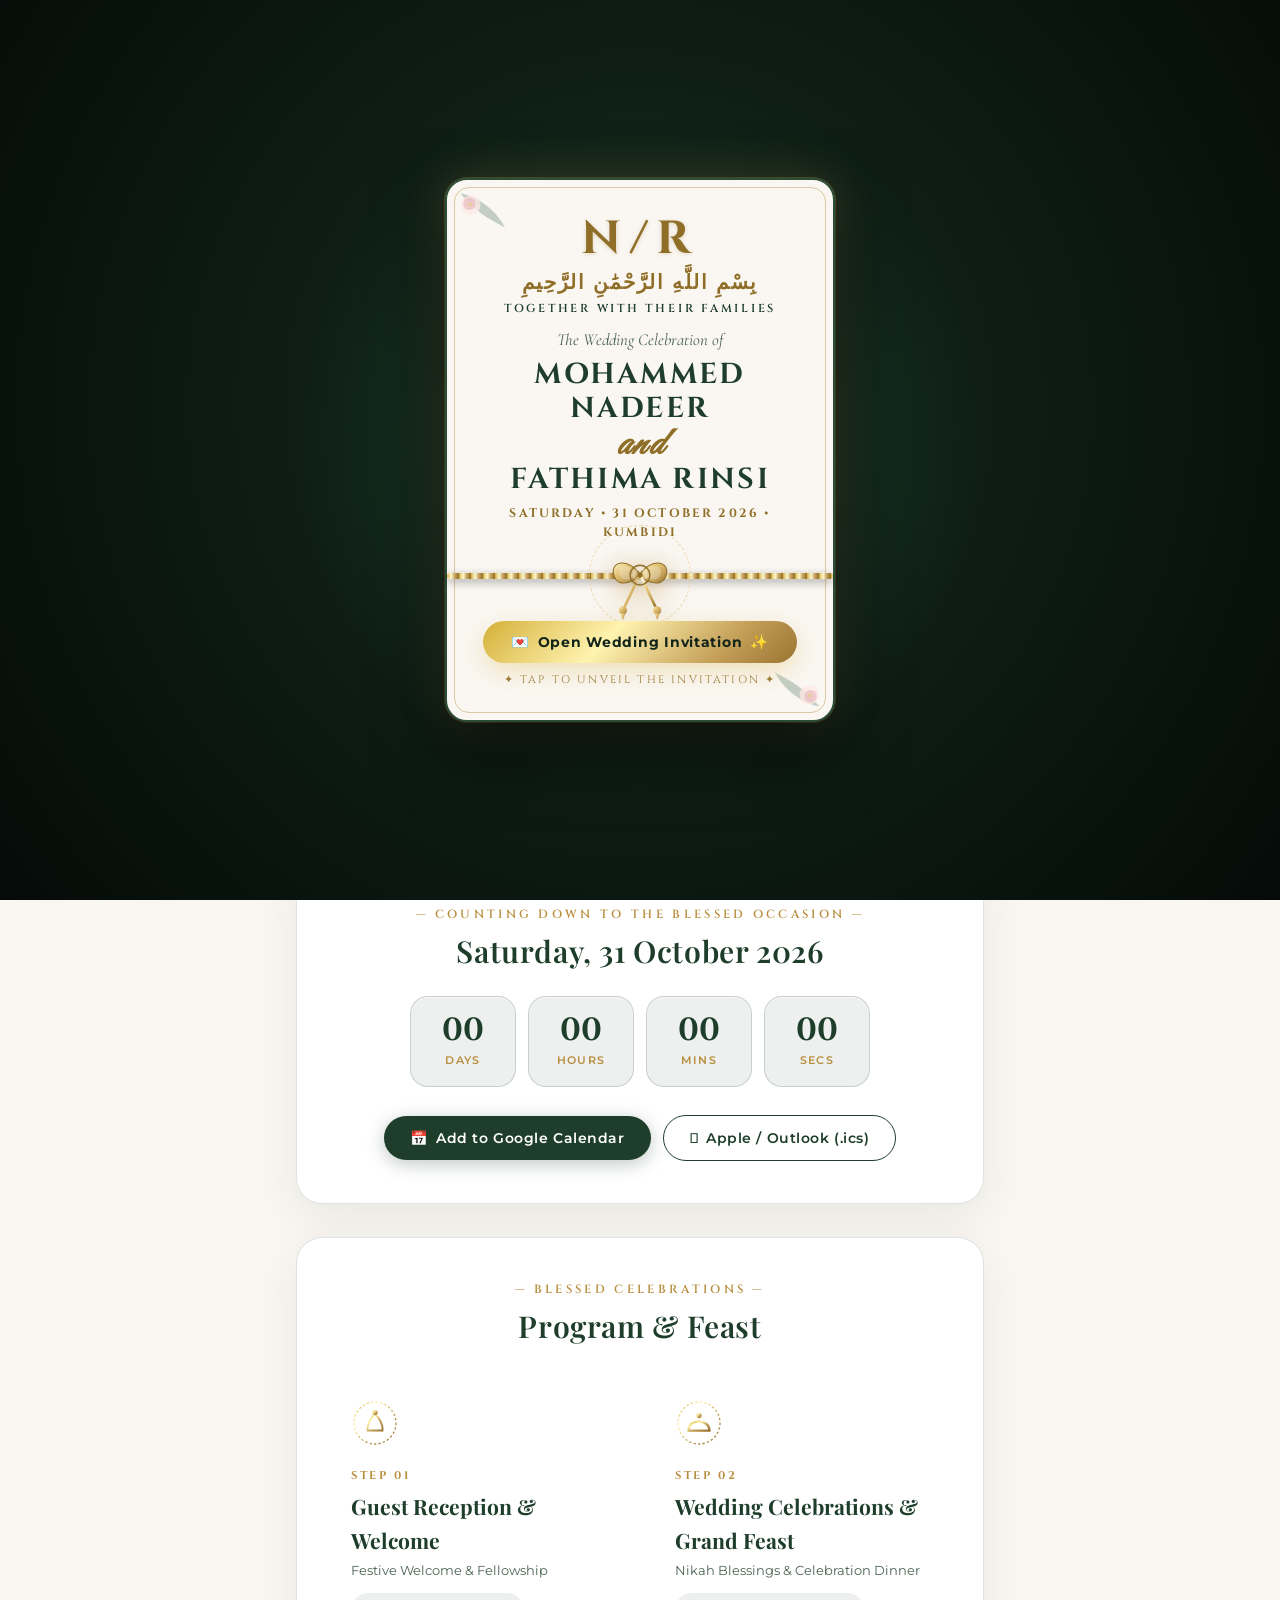
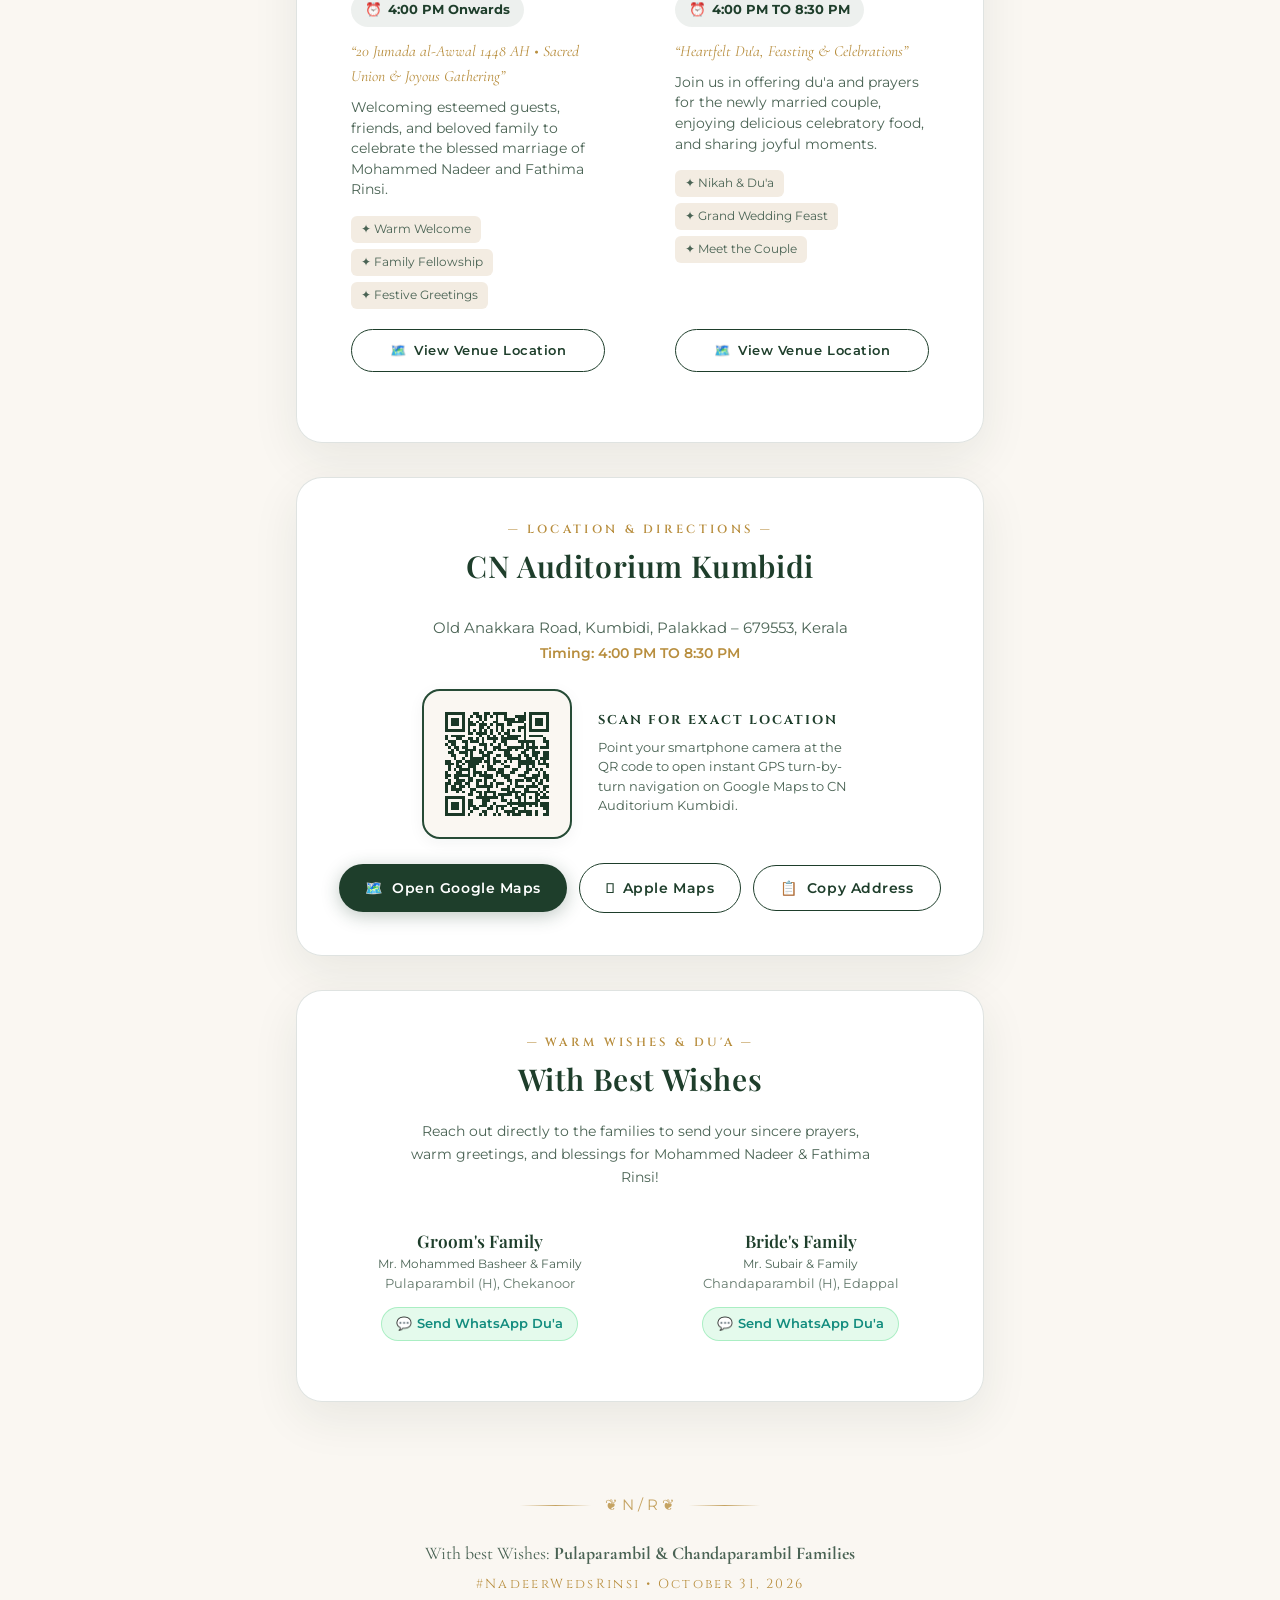
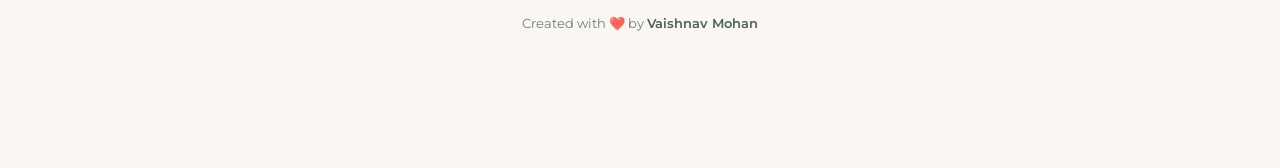
<file: backup_current/index.html>
<!DOCTYPE html>
<html lang="en">
<head>
  <meta charset="UTF-8" />
  <meta name="viewport" content="width=device-width, initial-scale=1.0, maximum-scale=1.0, user-scalable=no" />
  
  <title>Wedding Invitation | Mohammed Nadeer &amp; Fathima Rinsi</title>
  <meta name="description" content="Together with their families, Mohammed Nadeer and Fathima Rinsi cordially invite you to celebrate their wedding on Saturday, 31st October 2026 (20 Jumada al-Awwal 1448 AH) at CN Auditorium Kumbidi from 4:00 PM to 8:30 PM." />
  
  <!-- Primary OpenGraph & WhatsApp Meta Tags (Top of Head) -->
  <meta property="og:title" content="Wedding Invitation | Mohammed Nadeer &amp; Fathima Rinsi" />
  <meta property="og:description" content="Saturday, 31st October 2026 (20 Jumada al-Awwal 1448 AH) • 4:00 PM to 8:30 PM • CN Auditorium Kumbidi. ✦ Tap to view invitation" />
  <meta property="og:url" content="https://nadeerfathima.vercel.app/" />
  <meta property="og:type" content="website" />
  <meta property="og:site_name" content="Mohammed Nadeer &amp; Fathima Rinsi Wedding Invitation" />
  <!-- WhatsApp Mobile Chat Square Thumbnail (Priority) -->
  <meta property="og:image" content="https://nadeerfathima.vercel.app/thumb.jpg?v=3" />
  <meta property="og:image:secure_url" content="https://nadeerfathima.vercel.app/thumb.jpg?v=3" />
  <meta property="og:image:type" content="image/jpeg" />
  <meta property="og:image:width" content="600" />
  <meta property="og:image:height" content="600" />
  <meta property="og:image:alt" content="Wedding Invitation: Mohammed Nadeer &amp; Fathima Rinsi" />

  <!-- Landscape Card for Desktop / Twitter / Large Link Previews -->
  <meta property="og:image" content="https://nadeerfathima.vercel.app/og-image.jpg?v=3" />
  <meta property="og:image:secure_url" content="https://nadeerfathima.vercel.app/og-image.jpg?v=3" />
  <meta property="og:image:type" content="image/jpeg" />
  <meta property="og:image:width" content="1200" />
  <meta property="og:image:height" content="630" />
  
  <link rel="image_src" href="https://nadeerfathima.vercel.app/thumb.jpg?v=3" />
  <meta itemprop="image" content="https://nadeerfathima.vercel.app/thumb.jpg?v=3" />
  <meta name="thumbnail" content="https://nadeerfathima.vercel.app/thumb.jpg?v=3" />
  
  <!-- Twitter Card -->
  <meta name="twitter:card" content="summary_large_image" />
  <meta name="twitter:title" content="Wedding Invitation | Mohammed Nadeer &amp; Fathima Rinsi" />
  <meta name="twitter:description" content="Saturday, 31st October 2026 • CN Auditorium Kumbidi. Tap to view the digital wedding invitation." />
  <meta name="twitter:image" content="https://nadeerfathima.vercel.app/og-image.jpg?v=3" />

  <!-- Theme Color for Mobile Browsers -->
  <meta name="theme-color" content="#FAF7F2" />
  <meta name="apple-mobile-web-app-status-bar-style" content="default" />

  <!-- Google Fonts: Premium Typography -->
  <link rel="preconnect" href="https://fonts.googleapis.com" />
  <link rel="preconnect" href="https://fonts.gstatic.com" crossorigin />
  <link rel="stylesheet" href="https://fonts.googleapis.com/css2?family=Alex+Brush&family=Amiri:wght@400;700&family=Cinzel:wght@400;600;700;800;900&family=Cormorant+Garamond:ital,wght@0,300;0,400;0,500;0,600;0,700;1,400;1,500;1,600;1,700&family=Great+Vibes&family=Montserrat:wght@200;300;400;500;600;700&family=Playfair+Display:ital,wght@0,400;0,600;0,700;1,400;1,600;1,700&family=Plus+Jakarta+Sans:wght@300;400;500;600;700&display=swap" />

  <!-- Stylesheets -->
  <link rel="stylesheet" href="css/style.css?v=126.0" />
  <link rel="stylesheet" href="css/envelope.css?v=126.0" />
</head>

<body>

  <!-- Shared SVG Gradients Definition -->
  <svg style="position: absolute; width: 0; height: 0; overflow: hidden;" aria-hidden="true">
    <defs>
      <linearGradient id="goldFiligree" x1="0%" y1="0%" x2="100%" y2="100%">
        <stop offset="0%" stop-color="#D4AF37" />
        <stop offset="30%" stop-color="#FFF3B0" />
        <stop offset="60%" stop-color="#C5A059" />
        <stop offset="100%" stop-color="#9A7432" />
      </linearGradient>
      <linearGradient id="threadGoldGradient" x1="0%" y1="0%" x2="100%" y2="100%">
        <stop offset="0%" stop-color="#FFF8D6" />
        <stop offset="35%" stop-color="#E5C578" />
        <stop offset="70%" stop-color="#C5A059" />
        <stop offset="100%" stop-color="#8F6E28" />
      </linearGradient>
    </defs>
  </svg>

  <!-- Floating Falling Flower Petals Canvas -->
  <canvas id="petals-canvas"></canvas>

  <!-- Interactive Magic Touch / Sparkle Trail Canvas -->
  <canvas id="sparkle-trail-canvas"></canvas>

  <!-- ===================================================================
       SACRED GOLDEN THREAD (UNTIE THE KNOT) OPENING EXPERIENCE
       =================================================================== -->
  <div id="envelope-overlay" role="dialog" aria-label="Mohammed Nadeer and Fathima Rinsi Wedding Invitation">
    <div class="thread-ambient-glow"></div>

    <!-- Sacred Folio Card with Tied Thread & Knot -->
    <div class="thread-folio-card" title="Tap to Untie the Golden Ribbon">

      <!-- Corner Botanical Accents -->
      <svg class="thread-corner thread-corner-tl" viewBox="0 0 80 80" fill="none" xmlns="http://www.w3.org/2000/svg">
        <path d="M5 5 C25 8, 55 25, 70 55 C55 45, 35 40, 5 5 Z" fill="#6B8A7A" opacity="0.45" />
        <circle cx="20" cy="22" r="14" fill="#FCE5E2" opacity="0.8" />
        <circle cx="18" cy="20" r="9" fill="#E8B4B8" opacity="0.75" />
        <circle cx="19" cy="21" r="2.5" fill="#E5C578" />
      </svg>
      <svg class="thread-corner thread-corner-br" viewBox="0 0 80 80" fill="none" xmlns="http://www.w3.org/2000/svg">
        <path d="M5 5 C25 8, 55 25, 70 55 C55 45, 35 40, 5 5 Z" fill="#6B8A7A" opacity="0.45" />
        <circle cx="20" cy="22" r="14" fill="#FCE5E2" opacity="0.8" />
        <circle cx="18" cy="20" r="9" fill="#E8B4B8" opacity="0.75" />
        <circle cx="19" cy="21" r="2.5" fill="#E5C578" />
      </svg>

      <!-- Monogram & Invocation Header -->
      <div class="thread-card-header">
        <div class="thread-monogram-wrap">
          <div class="thread-monogram-text">N/R</div>
        </div>
        <div class="thread-bismillah">بِسْمِ اللَّهِ الرَّحْمَٰنِ الرَّحِيمِ</div>
        <div class="thread-invitation-sub">Together With Their Families</div>
      </div>

      <!-- Couple Names & Date -->
      <div class="thread-couple-wrap">
        <p class="thread-invite-line">The Wedding Celebration of</p>
        <h1 class="thread-couple-names">Mohammed Nadeer <span class="thread-couple-and">and</span> Fathima Rinsi</h1>
        <div class="thread-date-line">Saturday • 31 October 2026 • Kumbidi</div>
      </div>

      <!-- Sacred Woven Golden Thread Band & Knot -->
      <div class="sacred-thread-band">
        <div class="sacred-thread-line"></div>
        
        <!-- Sacred Knot Bow & Dangling Tassels -->
        <div class="sacred-knot-wrap" title="Tap to Untie">
          <div class="sacred-knot-halo"></div>
          <svg class="sacred-knot-svg" viewBox="0 0 100 100" fill="none" xmlns="http://www.w3.org/2000/svg">
            <!-- Left Bow Loop -->
            <path d="M50 48 C36 28 14 34 22 52 C28 64 46 54 50 50 Z" fill="url(#threadGoldGradient)" stroke="#8F6E28" stroke-width="1.2" />
            <path d="M48 48 C38 34 22 38 28 50 C32 58 45 52 48 48 Z" fill="#FAF7F2" opacity="0.3" />
            
            <!-- Right Bow Loop -->
            <path d="M50 48 C64 28 86 34 78 52 C72 64 54 54 50 50 Z" fill="url(#threadGoldGradient)" stroke="#8F6E28" stroke-width="1.2" />
            <path d="M52 48 C62 34 78 38 72 50 C68 58 55 52 52 48 Z" fill="#FAF7F2" opacity="0.3" />
            
            <!-- Dangling Left Tassel Cord -->
            <path d="M48 52 Q 40 70 32 86" stroke="url(#threadGoldGradient)" stroke-width="3" stroke-linecap="round" />
            <circle cx="31" cy="88" r="4.5" fill="url(#threadGoldGradient)" />
            <path d="M28 92 L34 92 L31 99 Z" fill="url(#threadGoldGradient)" />

            <!-- Dangling Right Tassel Cord -->
            <path d="M52 52 Q 60 70 68 86" stroke="url(#threadGoldGradient)" stroke-width="3" stroke-linecap="round" />
            <circle cx="69" cy="88" r="4.5" fill="url(#threadGoldGradient)" />
            <path d="M66 92 L72 92 L69 99 Z" fill="url(#threadGoldGradient)" />

            <!-- Center Knot Emblem -->
            <circle cx="50" cy="49" r="11" fill="radial-gradient(circle, #FFF8D6 0%, #E5C578 50%, #8F6E28 100%)" stroke="#8F6E28" stroke-width="1.5" />
            <circle cx="50" cy="49" r="7" fill="none" stroke="#FFFFFF" stroke-width="0.8" opacity="0.8" />
            <circle cx="50" cy="49" r="3" fill="#8F6E28" />
          </svg>
        </div>
      </div>

      <!-- Action Button (Open Wedding Invitation) -->
      <div class="thread-action-wrap">
        <button class="thread-untie-btn" type="button" aria-label="Open wedding invitation">
          <span>💌</span>
          <span>Open Wedding Invitation</span>
          <span>✨</span>
        </button>
        <span class="thread-hint-text">✦ Tap to unveil the invitation ✦</span>
      </div>

    </div>
  </div>

  <!-- ===================================================================
       MAIN DIGITAL INVITATION CONTENT
       =================================================================== -->
  <main class="main-wrapper">

    <!-- 1. FORMAL WEDDING INVITATION LETTER CARD (EXACT REPLICA OF THE INVITATION) -->
    <section class="invitation-card-section letter-card-section reveal-on-scroll is-revealed">
      <div class="invitation-letter-card">
        
        <!-- Monogram Top -->
        <div class="card-monogram-top">N/R</div>

        <!-- Together With Their Families -->
        <div class="card-together-line">
          TOGETHER<br />
          WITH THEIR FAMILIES
        </div>

        <!-- Groom Details -->
        <div class="card-groom-section">
          <h1 class="card-groom-name">MOHAMMED NADEER</h1>
          <div class="card-family-details">
            S/O MR. MOHAMMED BASHEER &amp; MRS. SHAHANAZ<br />
            GRAND S/O LATE HAMZA HAJI &amp; LATE ABDUL KADER<br />
            PULAPARAMBIL (H), CHEKANOOR, MALAPPURAM
          </div>
        </div>

        <!-- Ligature: and -->
        <div class="card-script-and">and</div>

        <!-- Bride Details -->
        <div class="card-bride-section">
          <h1 class="card-bride-name">FATHIMA RINSI</h1>
          <div class="card-family-details">
            D/O MR. SUBAIR &amp; MRS. SOUBANATH SUBAIR<br />
            CHANDAPARAMBIL (H), EDAPPAL
          </div>
        </div>

        <!-- In sha allah on -->
        <div class="card-script-inshaallah">In sha allah on</div>

        <!-- Signature Date Grid -->
        <div class="card-date-grid">
          <div class="card-date-day-col">SATURDAY</div>
          <div class="card-date-vsep"></div>
          <div class="card-date-center-col">
            <div class="card-date-number">31</div>
            <div class="card-date-year">2026</div>
          </div>
          <div class="card-date-vsep"></div>
          <div class="card-date-month-col">OCTOBER</div>
        </div>

        <!-- Hijri Calendar Date -->
        <div class="card-hijri-date">{ 20 JUMADA AL-AWWAL (JUMADA I) 1448 AH }</div>

        <!-- Venue & Time Block -->
        <div class="card-venue-container">
          <div class="card-venue-row">
            <svg class="card-pin-icon" viewBox="0 0 24 28" fill="currentColor" aria-hidden="true">
              <path d="M12 2C8.13 2 5 5.13 5 9c0 5.25 7 13 7 13s7-7.75 7-13c0-3.87-3.13-7-7-7zm0 9.5a2.5 2.5 0 1 1 0-5 2.5 2.5 0 0 1 0 5z"/>
              <ellipse cx="12" cy="24.5" rx="4.5" ry="1.2" fill="none" stroke="currentColor" stroke-width="1.2"/>
            </svg>
            <div class="card-venue-name">CN AUDITORIUM KUMBIDI</div>
          </div>
          <div class="card-time-name">4:00PM TO 8:30PM</div>
        </div>

      </div>
    </section>

    <!-- 2. LIVE COUNTDOWN & CALENDAR INTEGRATION -->
    <section class="invitation-card-section reveal-on-scroll">
      <div class="section-subtitle-tag">— Counting Down To The Blessed Occasion —</div>
      <h2 class="section-headline">Saturday, 31 October 2026</h2>

      <div class="countdown-grid">
        <div class="countdown-card">
          <div class="countdown-number" id="cd-days">--</div>
          <div class="countdown-unit">Days</div>
        </div>
        <div class="countdown-card">
          <div class="countdown-number" id="cd-hours">--</div>
          <div class="countdown-unit">Hours</div>
        </div>
        <div class="countdown-card">
          <div class="countdown-number" id="cd-minutes">--</div>
          <div class="countdown-unit">Mins</div>
        </div>
        <div class="countdown-card">
          <div class="countdown-number" id="cd-seconds">--</div>
          <div class="countdown-unit">Secs</div>
        </div>
      </div>

      <div class="calendar-actions">
        <button id="add-google-cal" class="btn-luxury btn-forest" type="button">
          <span>📅</span> Add to Google Calendar
        </button>
        <button id="add-ical" class="btn-luxury btn-outline-forest" type="button">
          <span></span> Apple / Outlook (.ics)
        </button>
      </div>
    </section>

    <!-- 3. CELEBRATION TIMELINE & EVENTS -->
    <section class="invitation-card-section reveal-on-scroll">
      <div class="section-subtitle-tag">— Blessed Celebrations —</div>
      <h2 class="section-headline">Program &amp; Feast</h2>

      <div class="ceremony-timeline">
        <!-- Event 1: Welcome & Gathering -->
        <div class="ceremony-event-card">
          <div class="ceremony-card-top">
            <div class="ceremony-icon-crest" title="Guest Reception & Welcome">
              <svg viewBox="0 0 64 64" fill="none" xmlns="http://www.w3.org/2000/svg">
                <circle cx="32" cy="32" r="28" stroke="url(#goldFiligree)" stroke-width="1.8" stroke-dasharray="3 3"/>
                <path d="M22 42 L42 42 C42 42 44 32 32 20 C20 32 22 42 22 42 Z" stroke="url(#goldFiligree)" stroke-width="2.5" fill="none"/>
                <circle cx="32" cy="18" r="3.5" fill="url(#goldFiligree)"/>
                <path d="M26 48 L38 48" stroke="url(#goldFiligree)" stroke-width="2.5" stroke-linecap="round"/>
              </svg>
            </div>
            <span class="ceremony-step-num">Step 01</span>
            <h3 class="ceremony-main-title">Guest Reception &amp; Welcome</h3>
            <p class="ceremony-subtitle">Festive Welcome &amp; Fellowship</p>
            <div class="ceremony-time-pill">
              <span>⏰</span> 4:00 PM Onwards
            </div>
            <p class="ceremony-quote">“20 Jumada al-Awwal 1448 AH • Sacred Union &amp; Joyous Gathering”</p>
            <p class="ceremony-desc-text">
              Welcoming esteemed guests, friends, and beloved family to celebrate the blessed marriage of Mohammed Nadeer and Fathima Rinsi.
            </p>
            <div class="ceremony-rituals-list">
              <span class="ritual-pill">✦ Warm Welcome</span>
              <span class="ritual-pill">✦ Family Fellowship</span>
              <span class="ritual-pill">✦ Festive Greetings</span>
            </div>
          </div>
          <a href="https://www.google.com/maps/search/?api=1&query=See+Yen+Auditorium+Kumbidi+Palakkad" target="_blank" rel="noopener" class="btn-luxury btn-outline-forest" style="padding: 10px 20px; font-size: 0.82rem; width: 100%;">
            <span>🗺️</span> View Venue Location
          </a>
        </div>

        <!-- Event 2: Wedding Celebrations & Grand Feast -->
        <div class="ceremony-event-card">
          <div class="ceremony-card-top">
            <div class="ceremony-icon-crest" title="Celebration Feast & Dinner">
              <svg viewBox="0 0 64 64" fill="none" xmlns="http://www.w3.org/2000/svg">
                <circle cx="32" cy="32" r="28" stroke="url(#goldFiligree)" stroke-width="1.8" stroke-dasharray="3 3"/>
                <path d="M14 42 L50 42" stroke="url(#goldFiligree)" stroke-width="3" stroke-linecap="round"/>
                <path d="M18 42 C18 26 46 26 46 42 Z" stroke="url(#goldFiligree)" stroke-width="3" fill="none"/>
                <circle cx="32" cy="22" r="3.5" fill="url(#goldFiligree)"/>
                <path d="M24 50 L40 50" stroke="url(#goldFiligree)" stroke-width="2.5" stroke-linecap="round"/>
              </svg>
            </div>
            <span class="ceremony-step-num">Step 02</span>
            <h3 class="ceremony-main-title">Wedding Celebrations &amp; Grand Feast</h3>
            <p class="ceremony-subtitle">Nikah Blessings &amp; Celebration Dinner</p>
            <div class="ceremony-time-pill">
              <span>⏰</span> 4:00 PM TO 8:30 PM
            </div>
            <p class="ceremony-quote">“Heartfelt Du'a, Feasting &amp; Celebrations”</p>
            <p class="ceremony-desc-text">
              Join us in offering du'a and prayers for the newly married couple, enjoying delicious celebratory food, and sharing joyful moments.
            </p>
            <div class="ceremony-rituals-list">
              <span class="ritual-pill">✦ Nikah &amp; Du'a</span>
              <span class="ritual-pill">✦ Grand Wedding Feast</span>
              <span class="ritual-pill">✦ Meet the Couple</span>
            </div>
          </div>
          <a href="https://www.google.com/maps/search/?api=1&query=See+Yen+Auditorium+Kumbidi+Palakkad" target="_blank" rel="noopener" class="btn-luxury btn-outline-forest" style="padding: 10px 20px; font-size: 0.82rem; width: 100%;">
            <span>🗺️</span> View Venue Location
          </a>
        </div>
      </div>
    </section>

    <!-- 4. VENUE & 1-TOUCH GPS NAVIGATION (WITH QR CODE) -->
    <section class="invitation-card-section reveal-on-scroll">
      <div class="section-subtitle-tag">— Location &amp; Directions —</div>
      <h2 class="section-headline">CN Auditorium Kumbidi</h2>

      <div class="venue-card-inner">
        <p class="venue-address">
          Old Anakkara Road, Kumbidi, Palakkad – 679553, Kerala<br />
          <span style="font-size: 0.88rem; color: var(--gold-primary); font-weight: 600; display: inline-block; margin-top: 4px;">Timing: 4:00 PM TO 8:30 PM</span>
        </p>

        <!-- QR Code & Scanner Box -->
        <div class="venue-qr-section-wrap">
          <div class="venue-qr-box">
            <img src="assets/images/qr_location.svg" alt="Scan QR Code for CN Auditorium Kumbidi" class="venue-qr-img" />
          </div>
          <div class="venue-qr-text-block">
            <div class="venue-qr-label">SCAN FOR EXACT LOCATION</div>
            <p class="venue-qr-subtext">
              Point your smartphone camera at the QR code to open instant GPS turn-by-turn navigation on Google Maps to CN Auditorium Kumbidi.
            </p>
          </div>
        </div>

        <div class="venue-action-buttons">
          <a href="https://www.google.com/maps/search/?api=1&query=See+Yen+Auditorium+Kumbidi+Palakkad" target="_blank" rel="noopener" class="btn-luxury btn-forest">
            <span>🗺️</span> Open Google Maps
          </a>
          <a href="https://maps.apple.com/?q=CN+Auditorium+Kumbidi" target="_blank" rel="noopener" class="btn-luxury btn-outline-forest">
            <span></span> Apple Maps
          </a>
          <button id="btn-copy-address" class="btn-luxury btn-outline-forest" type="button">
            <span>📋</span> Copy Address
          </button>
        </div>
      </div>
    </section>

    <!-- 5. WARM WISHES & BLESSINGS CONTACT -->
    <section class="invitation-card-section reveal-on-scroll">
      <div class="section-subtitle-tag">— Warm Wishes &amp; Du'a —</div>
      <h2 class="section-headline">With Best Wishes</h2>
      <p style="font-size: 0.9rem; color: var(--text-muted); max-width: 480px; margin: 0 auto 16px;">
        Reach out directly to the families to send your sincere prayers, warm greetings, and blessings for Mohammed Nadeer &amp; Fathima Rinsi!
      </p>

      <div class="blessings-actions-grid">
        <!-- Groom Family -->
        <div class="blessing-contact-card">
          <h3 class="blessing-person-name">Groom's Family</h3>
          <p class="blessing-person-role">Mr. Mohammed Basheer &amp; Family<br /><span style="font-size: 0.8rem; opacity: 0.85;">Pulaparambil (H), Chekanoor</span></p>
          <div class="blessing-btn-row">
            <a href="https://api.whatsapp.com/send?text=Heartiest%20congratulations%20and%20warm%20prayers%20and%20blessings%20for%20Mohammed%20Nadeer%20and%20Fathima%20Rinsi%27s%20wedding!" target="_blank" rel="noopener" class="blessing-action-btn blessing-btn-whatsapp">
              <span>💬</span> Send WhatsApp Du'a
            </a>
          </div>
        </div>

        <!-- Bride Family -->
        <div class="blessing-contact-card">
          <h3 class="blessing-person-name">Bride's Family</h3>
          <p class="blessing-person-role">Mr. Subair &amp; Family<br /><span style="font-size: 0.8rem; opacity: 0.85;">Chandaparambil (H), Edappal</span></p>
          <div class="blessing-btn-row">
            <a href="https://api.whatsapp.com/send?text=Heartiest%20congratulations%20and%20warm%20prayers%20and%20blessings%20for%20Mohammed%20Nadeer%20and%20Fathima%20Rinsi%27s%20wedding!" target="_blank" rel="noopener" class="blessing-action-btn blessing-btn-whatsapp">
              <span>💬</span> Send WhatsApp Du'a
            </a>
          </div>
        </div>
      </div>
    </section>

    <!-- 6. FOOTER -->
    <footer class="invitation-footer reveal-on-scroll">
      <div class="gold-divider">
        <span class="gold-divider-icon">❦ N / R ❦</span>
      </div>
      <p class="footer-compliments">
        With best Wishes:
        <strong>Pulaparambil &amp; Chandaparambil Families</strong>
      </p>
      <div class="footer-hashtag">#NadeerWedsRinsi • October 31, 2026</div>

      <!-- Developer Signature -->
      <div class="footer-signature">
        <span>Created with ❤️ by </span>
        <a href="https://vaishnavmohan.tech" target="_blank" rel="noopener noreferrer">
          Vaishnav Mohan
        </a>
      </div>
    </footer>

  </main>

  <!-- ===================================================================
       FLOATING ACTION BAR
       =================================================================== -->
  <div class="floating-controls-bar" role="toolbar" aria-label="Quick Controls">
    <!-- Theme Switcher (☀️ / 🌙) -->
    <button id="theme-toggle-btn" class="floating-btn" aria-label="Toggle Light / Dark Mode" title="Toggle Theme">
      <span id="theme-toggle-icon">🌙</span>
    </button>

    <!-- Petals Toggle (🌸) -->
    <button id="petals-toggle-btn" class="floating-btn" aria-label="Toggle Falling Petals" title="Toggle Falling Petals">
      🌸
    </button>

    <!-- Share on WhatsApp -->
    <button id="share-whatsapp-btn" class="floating-btn" aria-label="Share on WhatsApp" title="Share Invitation">
      <svg viewBox="0 0 24 24">
        <path d="M12.031 6.172c-3.181 0-5.767 2.586-5.768 5.766-.001 1.298.38 2.27 1.019 3.287l-.582 2.128 2.182-.573c.978.58 1.911.928 3.145.929 3.178 0 5.767-2.587 5.768-5.766.001-3.187-2.575-5.77-5.764-5.771zm3.392 8.244c-.144.405-.837.774-1.17.824-.299.045-.677.063-1.092-.069-.252-.08-.575-.187-.988-.365-1.739-.751-2.874-2.502-2.961-2.617-.087-.116-.708-.94-.708-1.793s.448-1.273.607-1.446c.159-.173.346-.217.462-.217l.332.007c.106.005.249-.04.39.298.144.347.491 1.2.534 1.287.043.087.072.188.014.303-.058.116-.087.188-.173.289l-.26.302c-.087.087-.179.182-.077.357.101.174.45 1.002 1.488 1.621.365.217.671.306.908.38.238.075.454.065.626.04.19-.028.604-.247.69-.485.086-.239.086-.444.06-.487-.026-.044-.1-.07-.213-.127z"/>
      </svg>
    </button>

    <!-- Scroll to Top -->
    <button id="scroll-top-btn" class="floating-btn" aria-label="Scroll to Top" title="Top">
      ↑
    </button>
  </div>

  <!-- Toast Notice Container -->
  <div class="toast-notice" role="alert"></div>

  <!-- JavaScript Modules with Cache-Busting -->
  <script src="js/config.js?v=126.0"></script>
  <script src="js/petals.js?v=126.0"></script>
  <script src="js/sparkles.js?v=126.0"></script>
  <script src="js/countdown.js?v=126.0"></script>
  <script src="js/envelope.js?v=126.0"></script>
  <script src="js/main.js?v=126.0"></script>

</body>
</html>
</file>
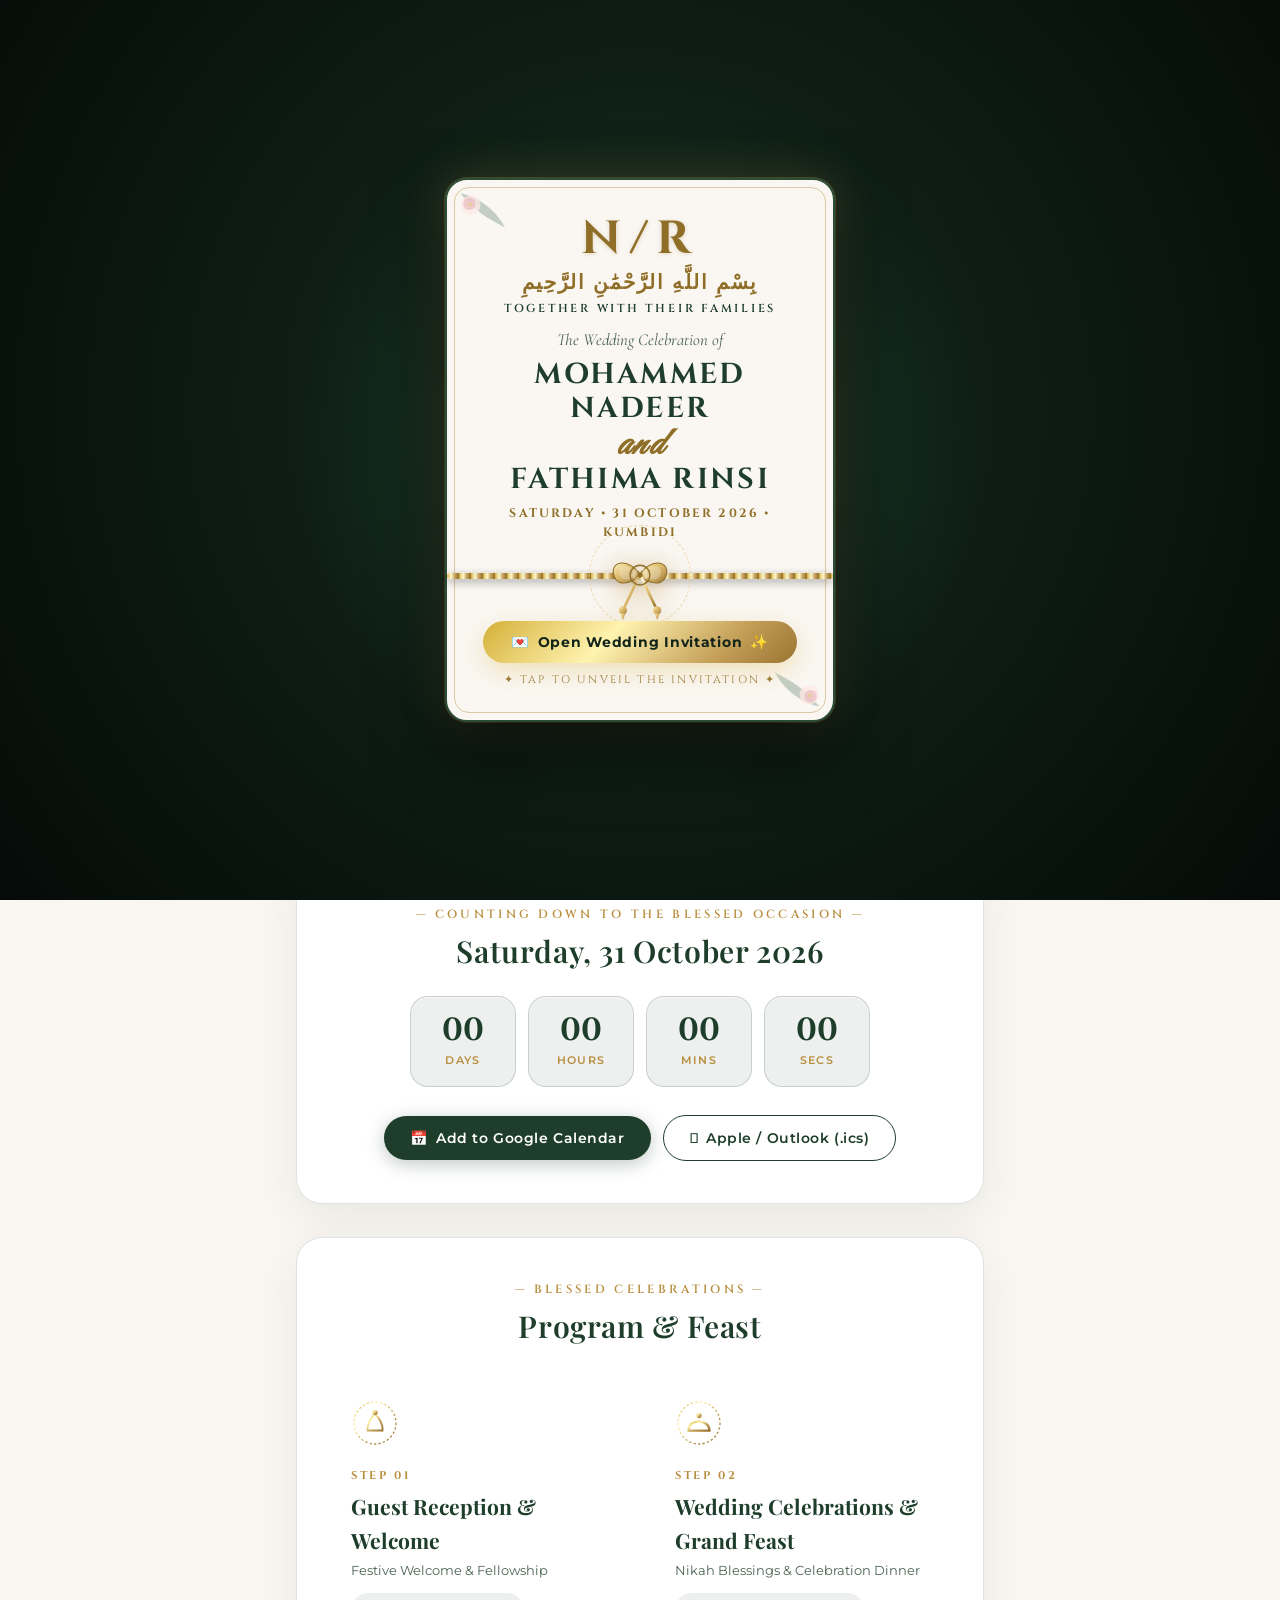
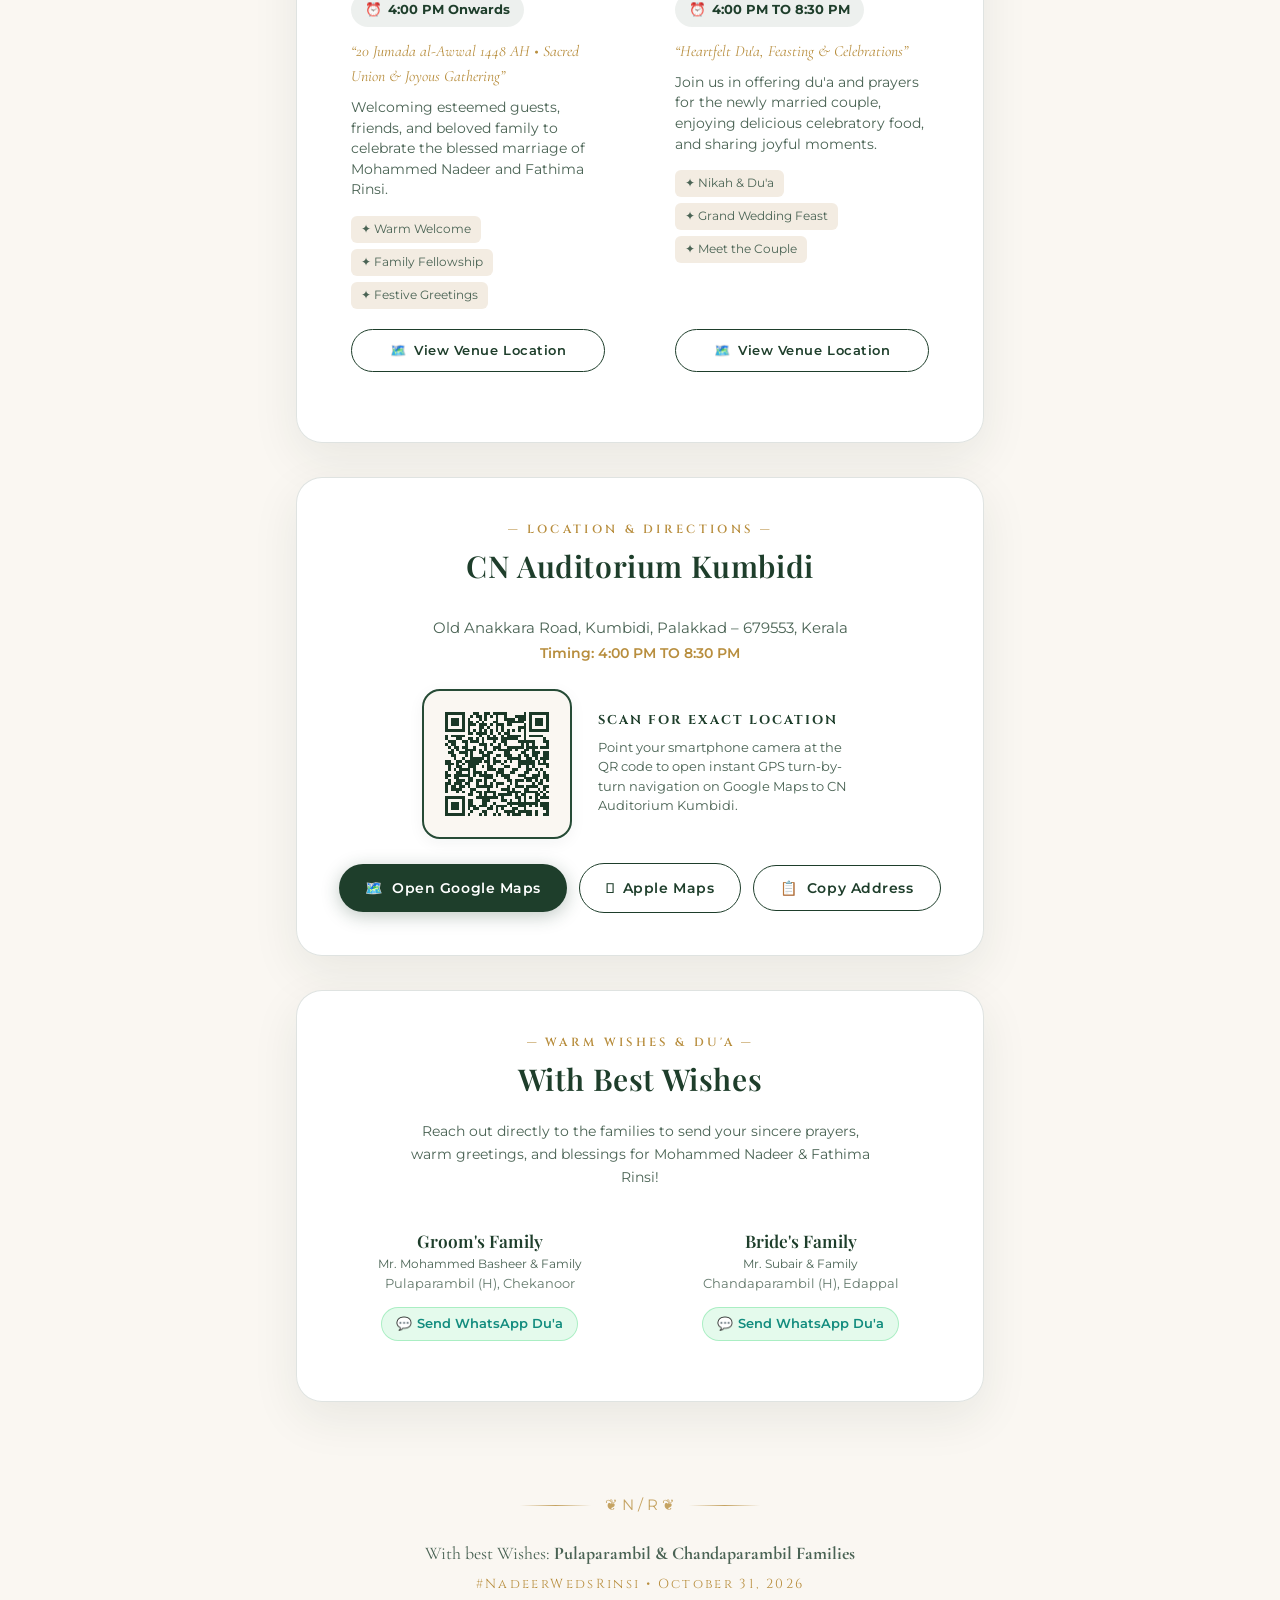
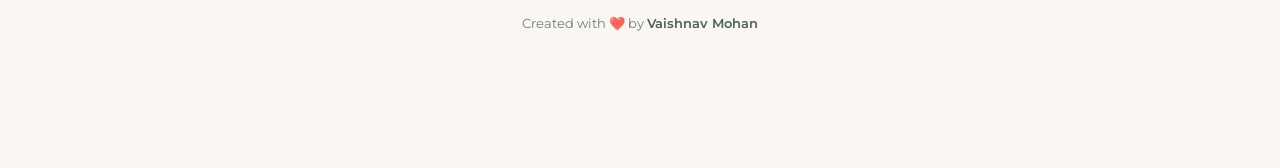
<file: backup_current/groom/index.html>
<!DOCTYPE html>
<html lang="en">
<head>
  <meta charset="UTF-8" />
  <meta http-equiv="refresh" content="0; url=../index.html" />
  <title>Wedding Invitation | Mohammed Nadeer &amp; Fathima Rinsi</title>
  <script>
    window.location.replace("../index.html");
  </script>
</head>
<body>
  <p>Redirecting to <a href="../index.html">Wedding Invitation of Mohammed Nadeer &amp; Fathima Rinsi</a>...</p>
</body>
</html>
</file>
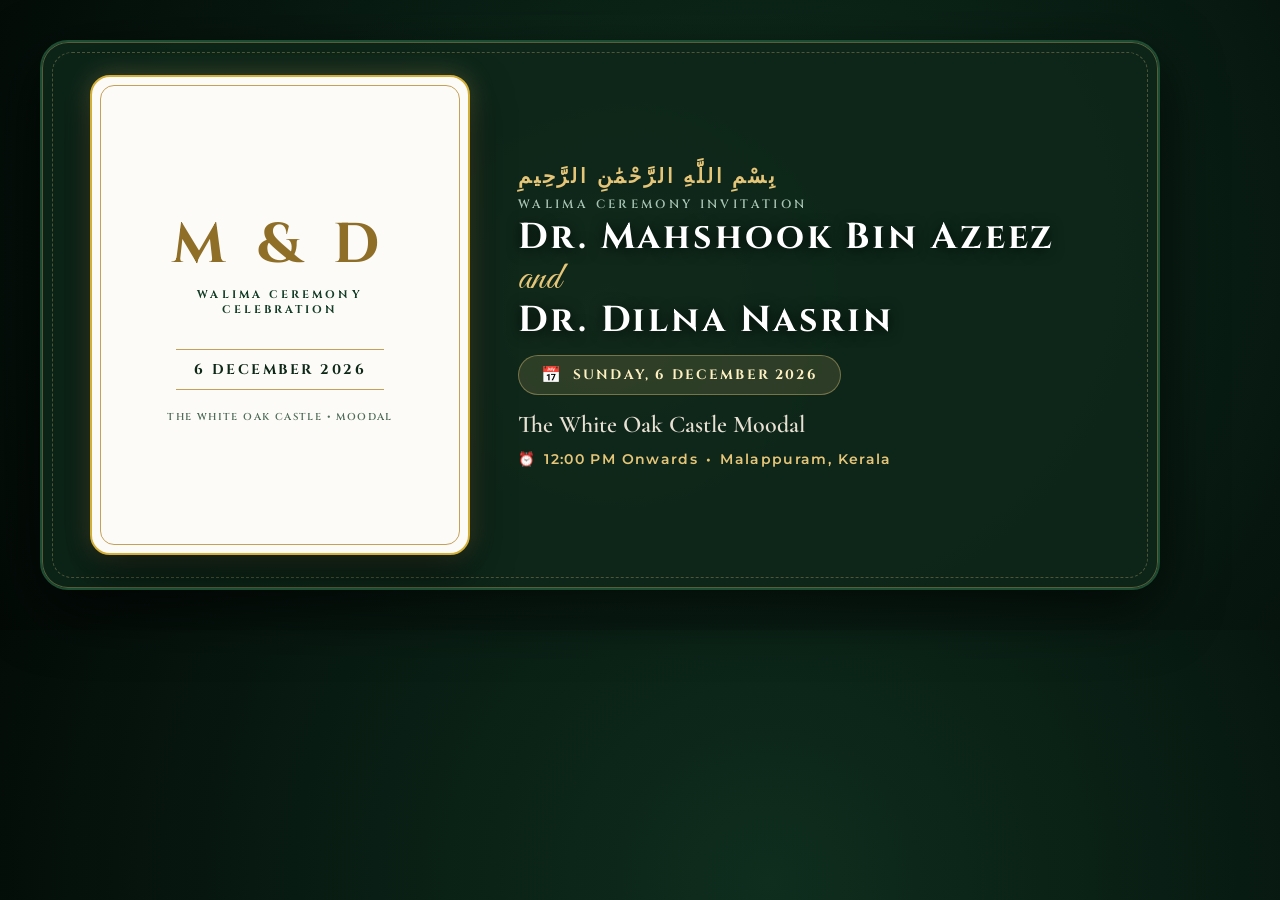
<file: thumbnail.html>
<!DOCTYPE html>
<html lang="en">
<head>
  <meta charset="UTF-8">
  <title>WhatsApp Thumbnail Preview - Dr. Mahshook &amp; Dr. Dilna</title>
  <link rel="preconnect" href="https://fonts.googleapis.com">
  <link rel="preconnect" href="https://fonts.gstatic.com" crossorigin>
  <link href="https://fonts.googleapis.com/css2?family=Cinzel:wght@600;700;800;900&family=Cormorant+Garamond:ital,wght@0,500;0,600;0,700;1,500;1,600&family=Great+Vibes&family=Montserrat:wght@400;500;600;700&display=swap" rel="stylesheet">
  <style>
    * { margin: 0; padding: 0; box-sizing: border-box; }
    body {
      width: 1200px;
      height: 630px;
      overflow: hidden;
      background: radial-gradient(circle at 60% 40%, #0F2E1E 0%, #081B12 55%, #030A06 100%);
      font-family: 'Cinzel', serif;
      color: #FAF7F2;
      display: flex;
      align-items: center;
      justify-content: center;
      padding: 40px;
      position: relative;
    }

    /* Ambient Glow */
    .glow {
      position: absolute;
      top: 50%;
      left: 50%;
      transform: translate(-50%, -50%);
      width: 900px;
      height: 600px;
      background: radial-gradient(circle, rgba(229, 197, 120, 0.22) 0%, rgba(15, 46, 30, 0.25) 45%, transparent 70%);
      pointer-events: none;
    }

    /* Card Frame */
    .card-container {
      width: 100%;
      height: 100%;
      border: 2px solid #1C4D32;
      border-radius: 28px;
      background: rgba(14, 38, 25, 0.92);
      box-shadow: 0 20px 60px rgba(0, 0, 0, 0.7), inset 0 0 0 1px rgba(229, 197, 120, 0.35);
      display: flex;
      align-items: center;
      padding: 36px 48px;
      gap: 48px;
      position: relative;
      overflow: hidden;
    }

    .card-container::before {
      content: '';
      position: absolute;
      inset: 10px;
      border: 1px dashed rgba(229, 197, 120, 0.3);
      border-radius: 20px;
      pointer-events: none;
    }

    /* Left Royal Card Showcase */
    .card-crest-showcase {
      width: 380px;
      height: 480px;
      border-radius: 20px;
      border: 2px solid #D4AF37;
      box-shadow: 0 16px 40px rgba(0, 0, 0, 0.6), 0 0 24px rgba(229, 197, 120, 0.3);
      flex-shrink: 0;
      position: relative;
      background: #FDFBF7;
      color: #0E2818;
      display: flex;
      flex-direction: column;
      align-items: center;
      justify-content: center;
      padding: 30px;
      text-align: center;
    }

    .card-crest-showcase::before {
      content: '';
      position: absolute;
      inset: 8px;
      border: 1.5px solid #C5A059;
      border-radius: 14px;
      pointer-events: none;
    }

    .crest-monogram {
      font-size: 56px;
      font-weight: 700;
      letter-spacing: 0.16em;
      color: #8F6E28;
      margin-bottom: 4px;
    }

    .crest-together {
      font-size: 11px;
      font-weight: 700;
      letter-spacing: 0.28em;
      text-transform: uppercase;
      color: #143D28;
      margin-bottom: 20px;
    }

    .crest-date-block {
      border-top: 1px solid #C5A059;
      border-bottom: 1px solid #C5A059;
      padding: 10px 18px;
      margin: 12px 0;
    }

    .crest-date-text {
      font-size: 14px;
      font-weight: 700;
      letter-spacing: 0.18em;
      color: #0E2818;
      text-transform: uppercase;
    }

    .crest-venue {
      font-size: 10px;
      font-weight: 600;
      letter-spacing: 0.14em;
      color: #4D6B58;
      margin-top: 8px;
      text-transform: uppercase;
    }

    /* Right Details Content */
    .details-content {
      flex: 1;
      display: flex;
      flex-direction: column;
      justify-content: center;
      position: relative;
      z-index: 2;
    }

    .bismillah-text {
      font-size: 20px;
      font-weight: 700;
      color: #E5C578;
      letter-spacing: 0.14em;
      margin-bottom: 6px;
    }

    .invite-tag {
      font-size: 12px;
      font-weight: 600;
      letter-spacing: 0.28em;
      text-transform: uppercase;
      color: #A8C2B3;
      margin-bottom: 6px;
    }

    .groom-name {
      font-size: 36px;
      font-weight: 700;
      color: #FFFFFF;
      letter-spacing: 0.08em;
      text-shadow: 0 2px 14px rgba(0, 0, 0, 0.8);
      line-height: 1.1;
    }

    .and-script {
      font-family: 'Great Vibes', cursive;
      font-size: 40px;
      color: #E5C578;
      line-height: 1;
      margin: 2px 0;
    }

    .bride-name {
      font-size: 36px;
      font-weight: 700;
      color: #FFFFFF;
      letter-spacing: 0.08em;
      text-shadow: 0 2px 14px rgba(0, 0, 0, 0.8);
      line-height: 1.1;
      margin-bottom: 14px;
    }

    .date-box {
      display: inline-flex;
      align-items: center;
      gap: 12px;
      padding: 8px 22px;
      background: rgba(229, 197, 120, 0.14);
      border: 1px solid rgba(229, 197, 120, 0.4);
      border-radius: 9999px;
      margin-bottom: 14px;
      width: fit-content;
    }

    .date-text {
      font-size: 13.5px;
      font-weight: 700;
      letter-spacing: 0.16em;
      color: #FFF0C2;
      text-transform: uppercase;
    }

    .venue-block {
      font-family: 'Cormorant Garamond', Georgia, serif;
      font-size: 24px;
      font-weight: 600;
      color: #E8E1D3;
      line-height: 1.35;
    }

    .timing-tag {
      font-family: 'Montserrat', sans-serif;
      font-size: 13.5px;
      font-weight: 600;
      letter-spacing: 0.1em;
      color: #E5C578;
      margin-top: 10px;
      display: flex;
      align-items: center;
      gap: 8px;
    }
  </style>
</head>
<body>
  <div class="glow"></div>
  <div class="card-container">
    
    <!-- Left Royal Inset Invitation Card -->
    <div class="card-crest-showcase">
      <div class="crest-monogram">M &amp; D</div>
      <div class="crest-together">Walima Ceremony<br>Celebration</div>
      <div class="crest-date-block">
        <div class="crest-date-text">6 DECEMBER 2026</div>
      </div>
      <div class="crest-venue">The White Oak Castle • Moodal</div>
    </div>

    <!-- Wedding Details -->
    <div class="details-content">
      <div class="bismillah-text">بِسْمِ اللَّهِ الرَّحْمَٰنِ الرَّحِيمِ</div>
      <div class="invite-tag">Walima Ceremony Invitation</div>
      
      <div class="groom-name">Dr. Mahshook Bin Azeez</div>
      <div class="and-script">and</div>
      <div class="bride-name">Dr. Dilna Nasrin</div>
      
      <div class="date-box">
        <span>📅</span>
        <span class="date-text">Sunday, 6 December 2026</span>
      </div>

      <div class="venue-block">
        The White Oak Castle Moodal
      </div>

      <div class="timing-tag">
        <span>⏰</span>
        <span>12:00 PM Onwards</span>
        <span>•</span>
        <span>Malappuram, Kerala</span>
      </div>
    </div>

  </div>
</body>
</html>
</file>
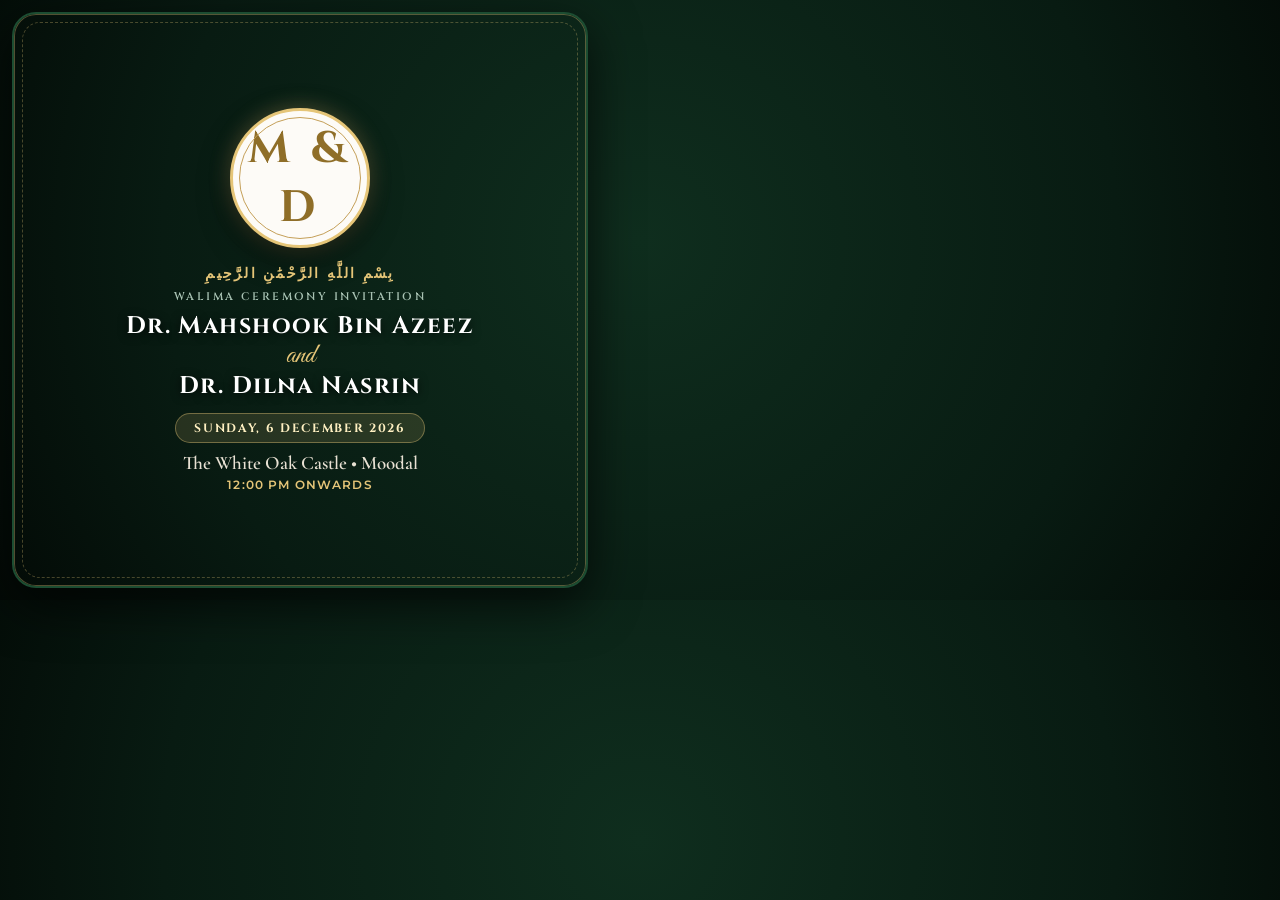
<file: thumbnail_square.html>
<!DOCTYPE html>
<html lang="en">
<head>
  <meta charset="UTF-8">
  <title>WhatsApp Square Thumbnail - Dr. Mahshook &amp; Dr. Dilna</title>
  <link rel="preconnect" href="https://fonts.googleapis.com">
  <link rel="preconnect" href="https://fonts.gstatic.com" crossorigin>
  <link href="https://fonts.googleapis.com/css2?family=Cinzel:wght@600;700;800;900&family=Cormorant+Garamond:ital,wght@0,600;1,600&family=Great+Vibes&family=Montserrat:wght@500;600;700&display=swap" rel="stylesheet">
  <style>
    * { margin: 0; padding: 0; box-sizing: border-box; }
    body {
      width: 600px;
      height: 600px;
      overflow: hidden;
      background: radial-gradient(circle at 50% 40%, #0F2E1E 0%, #081B12 65%, #030A06 100%);
      font-family: 'Cinzel', serif;
      color: #FAF7F2;
      display: flex;
      flex-direction: column;
      align-items: center;
      justify-content: center;
      padding: 28px;
      position: relative;
      text-align: center;
    }

    .card-border {
      position: absolute;
      inset: 12px;
      border: 2px solid #1C4D32;
      border-radius: 24px;
      box-shadow: 0 16px 50px rgba(0, 0, 0, 0.7), inset 0 0 0 1px rgba(229, 197, 120, 0.35);
      pointer-events: none;
    }

    .card-border::before {
      content: '';
      position: absolute;
      inset: 8px;
      border: 1px dashed rgba(229, 197, 120, 0.3);
      border-radius: 18px;
    }

    /* Royal Double-Gold Monogram Emblem */
    .monogram-emblem {
      width: 140px;
      height: 140px;
      border-radius: 50%;
      border: 3px solid #E5C578;
      box-shadow: 0 10px 30px rgba(0, 0, 0, 0.6), 0 0 20px rgba(229, 197, 120, 0.35);
      margin-bottom: 16px;
      background: #FDFBF7;
      color: #0E2818;
      display: flex;
      align-items: center;
      justify-content: center;
      position: relative;
      z-index: 2;
    }

    .monogram-emblem::before {
      content: '';
      position: absolute;
      inset: 6px;
      border-radius: 50%;
      border: 1.5px solid #C5A059;
      pointer-events: none;
    }

    .monogram-text {
      font-size: 44px;
      font-weight: 700;
      letter-spacing: 0.12em;
      color: #8F6E28;
    }

    .bismillah-text {
      font-size: 14px;
      font-weight: 700;
      letter-spacing: 0.16em;
      color: #E5C578;
      margin-bottom: 6px;
      z-index: 2;
    }

    .invite-lead {
      font-size: 11px;
      font-weight: 600;
      letter-spacing: 0.22em;
      color: #A8C2B3;
      text-transform: uppercase;
      margin-bottom: 8px;
      z-index: 2;
    }

    .couple-names-wrap {
      z-index: 2;
      margin-bottom: 12px;
    }

    .groom-text, .bride-text {
      font-size: 24px;
      font-weight: 700;
      color: #FFFFFF;
      letter-spacing: 0.06em;
      text-shadow: 0 2px 10px rgba(0, 0, 0, 0.8);
      line-height: 1.2;
    }

    .and-text {
      font-family: 'Great Vibes', cursive;
      font-size: 28px;
      color: #E5C578;
      line-height: 0.95;
      margin: 2px 0;
    }

    .date-pill {
      display: inline-block;
      padding: 6px 18px;
      background: rgba(229, 197, 120, 0.14);
      border: 1px solid rgba(229, 197, 120, 0.4);
      border-radius: 9999px;
      font-size: 12px;
      font-weight: 700;
      letter-spacing: 0.14em;
      color: #FFF0C2;
      text-transform: uppercase;
      margin-bottom: 8px;
      z-index: 2;
    }

    .venue-text {
      font-family: 'Cormorant Garamond', serif;
      font-size: 19px;
      font-weight: 600;
      color: #E8E1D3;
      z-index: 2;
    }

    .time-text {
      font-family: 'Montserrat', sans-serif;
      font-size: 11.5px;
      font-weight: 600;
      letter-spacing: 0.1em;
      color: #E5C578;
      margin-top: 4px;
      z-index: 2;
    }
  </style>
</head>
<body>
  <div class="card-border"></div>

  <!-- Royal M & D Monogram -->
  <div class="monogram-emblem">
    <div class="monogram-text">M &amp; D</div>
  </div>

  <div class="bismillah-text">بِسْمِ اللَّهِ الرَّحْمَٰنِ الرَّحِيمِ</div>
  <div class="invite-lead">Walima Ceremony Invitation</div>

  <div class="couple-names-wrap">
    <div class="groom-text">Dr. Mahshook Bin Azeez</div>
    <div class="and-text">and</div>
    <div class="bride-text">Dr. Dilna Nasrin</div>
  </div>

  <div class="date-pill">Sunday, 6 December 2026</div>
  <div class="venue-text">The White Oak Castle • Moodal</div>
  <div class="time-text">12:00 PM ONWARDS</div>
</body>
</html>
</file>
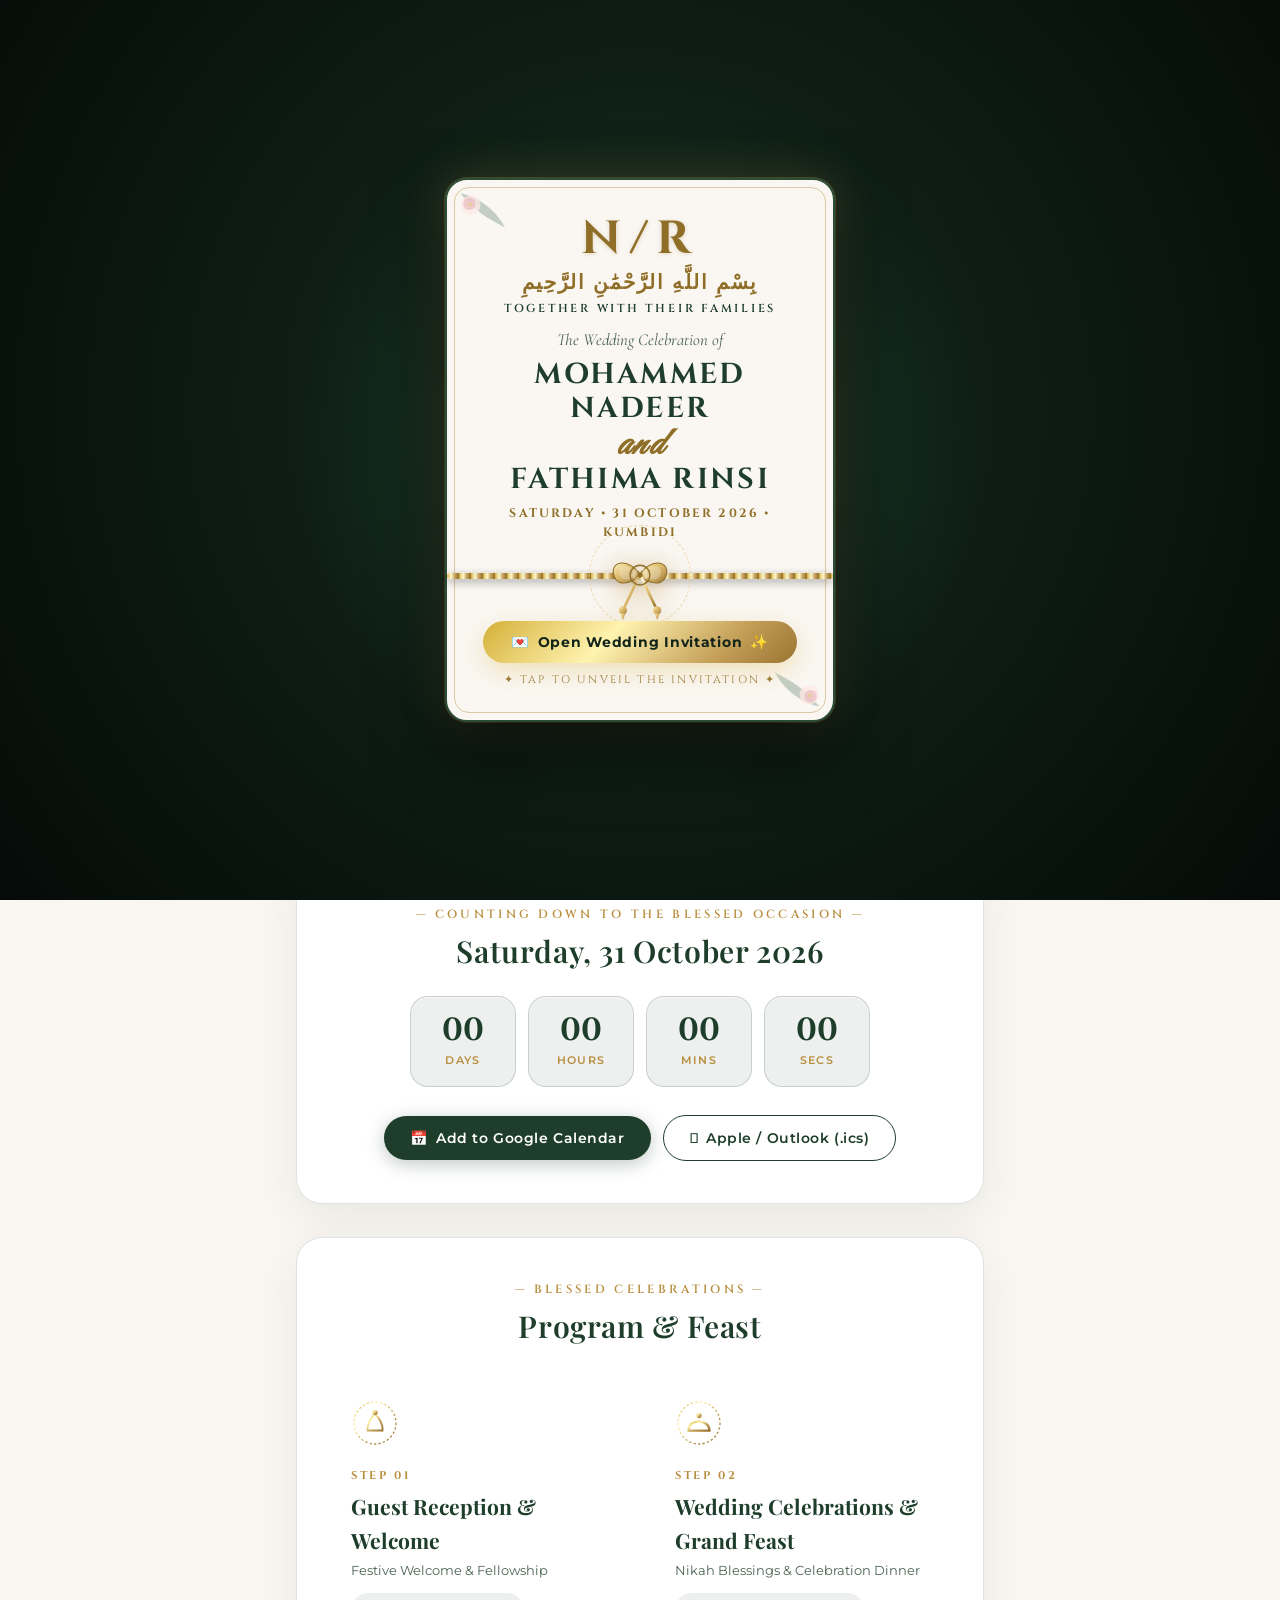
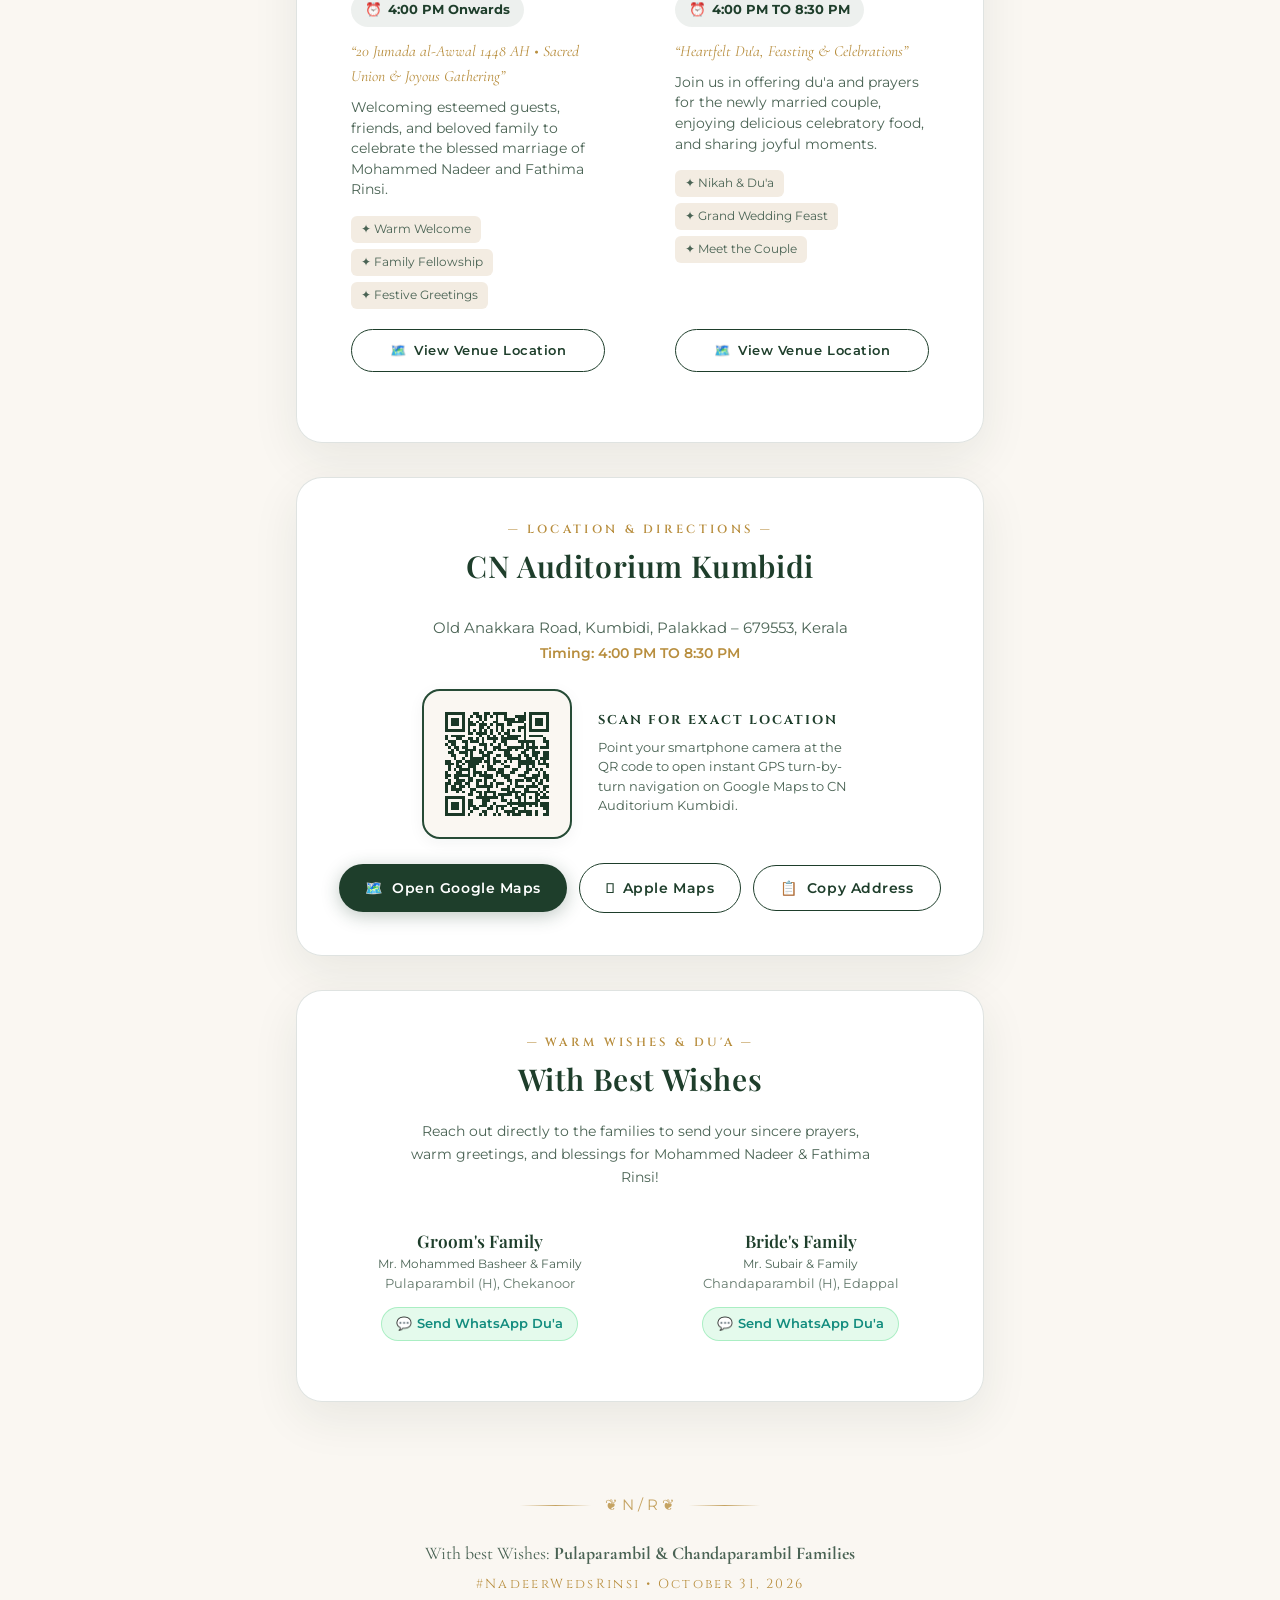
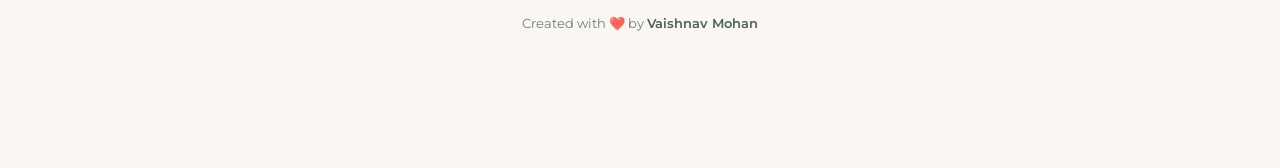
<file: backup_current/groom.html>
<!DOCTYPE html>
<html lang="en">
<head>
  <meta charset="UTF-8" />
  <meta http-equiv="refresh" content="0; url=index.html" />
  <title>Wedding Invitation | Mohammed Nadeer &amp; Fathima Rinsi</title>
  <script>
    window.location.replace("index.html");
  </script>
</head>
<body>
  <p>Redirecting to <a href="index.html">Wedding Invitation of Mohammed Nadeer &amp; Fathima Rinsi</a>...</p>
</body>
</html>
</file>
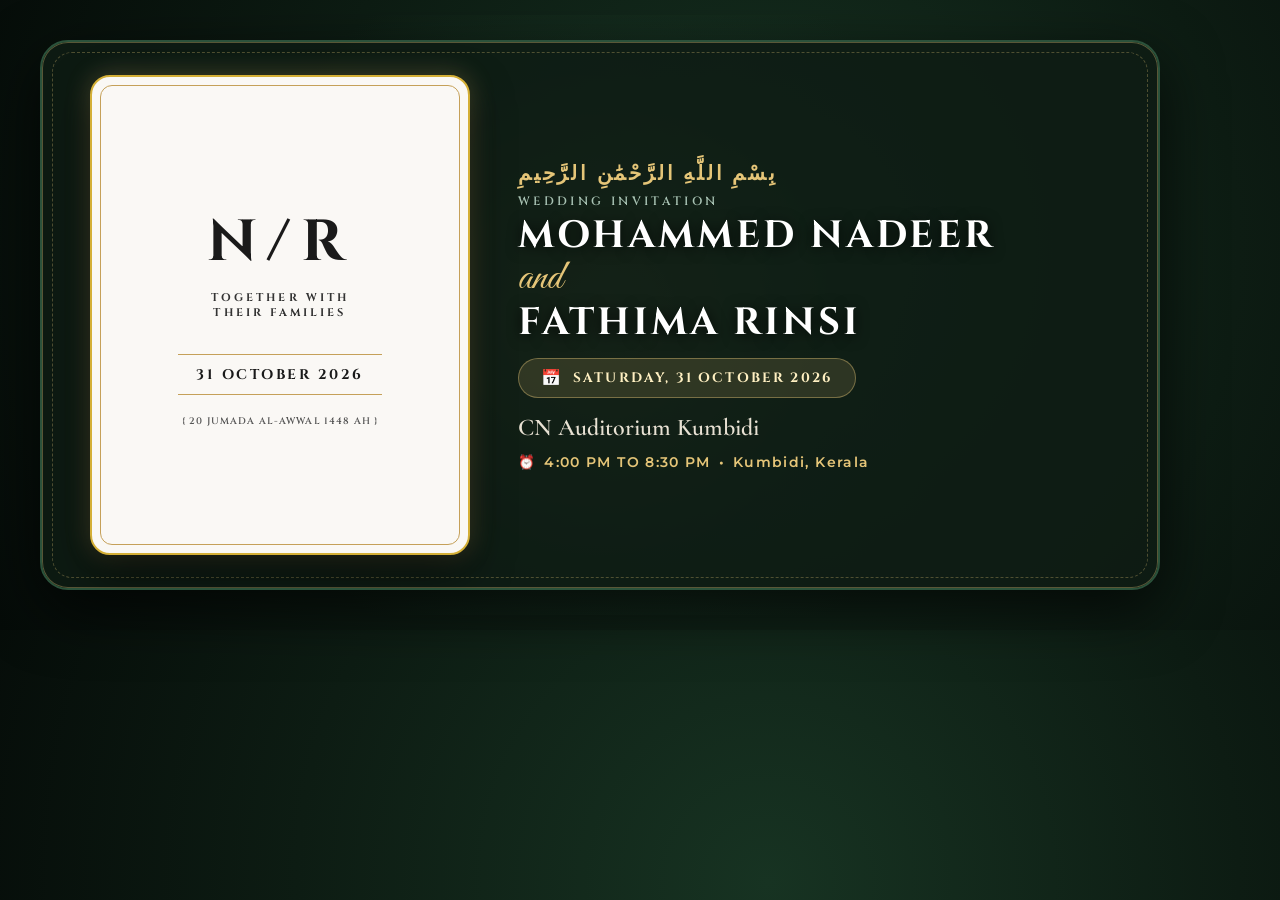
<file: backup_current/thumbnail.html>
<!DOCTYPE html>
<html lang="en">
<head>
  <meta charset="UTF-8">
  <title>WhatsApp Thumbnail Preview - Mohammed Nadeer &amp; Fathima Rinsi</title>
  <link rel="preconnect" href="https://fonts.googleapis.com">
  <link rel="preconnect" href="https://fonts.gstatic.com" crossorigin>
  <link href="https://fonts.googleapis.com/css2?family=Cinzel:wght@600;700;800;900&family=Cormorant+Garamond:ital,wght@0,500;0,600;0,700;1,500;1,600&family=Great+Vibes&family=Montserrat:wght@400;500;600;700&display=swap" rel="stylesheet">
  <style>
    * { margin: 0; padding: 0; box-sizing: border-box; }
    body {
      width: 1200px;
      height: 630px;
      overflow: hidden;
      background: radial-gradient(circle at 60% 40%, #173322 0%, #0D1C13 55%, #050B08 100%);
      font-family: 'Cinzel', serif;
      color: #FAF7F2;
      display: flex;
      align-items: center;
      justify-content: center;
      padding: 40px;
      position: relative;
    }

    /* Ambient Glow */
    .glow {
      position: absolute;
      top: 50%;
      left: 50%;
      transform: translate(-50%, -50%);
      width: 900px;
      height: 600px;
      background: radial-gradient(circle, rgba(229, 197, 120, 0.22) 0%, rgba(30, 62, 43, 0.25) 45%, transparent 70%);
      pointer-events: none;
    }

    /* Card Frame */
    .card-container {
      width: 100%;
      height: 100%;
      border: 2px solid #2B523B;
      border-radius: 28px;
      background: rgba(14, 28, 20, 0.88);
      box-shadow: 0 20px 60px rgba(0, 0, 0, 0.7), inset 0 0 0 1px rgba(229, 197, 120, 0.35);
      display: flex;
      align-items: center;
      padding: 36px 48px;
      gap: 48px;
      position: relative;
      overflow: hidden;
    }

    .card-container::before {
      content: '';
      position: absolute;
      inset: 10px;
      border: 1px dashed rgba(229, 197, 120, 0.3);
      border-radius: 20px;
      pointer-events: none;
    }

    /* Left Royal Card Showcase (No Photo) */
    .card-crest-showcase {
      width: 380px;
      height: 480px;
      border-radius: 20px;
      border: 2px solid #D4AF37;
      box-shadow: 0 16px 40px rgba(0, 0, 0, 0.6), 0 0 24px rgba(229, 197, 120, 0.3);
      flex-shrink: 0;
      position: relative;
      background: #FAF8F5;
      color: #1A1A1A;
      display: flex;
      flex-direction: column;
      align-items: center;
      justify-content: center;
      padding: 30px;
      text-align: center;
    }

    .card-crest-showcase::before {
      content: '';
      position: absolute;
      inset: 8px;
      border: 1.5px solid #C5A059;
      border-radius: 12px;
      pointer-events: none;
    }

    .crest-monogram {
      font-size: 58px;
      font-weight: 700;
      letter-spacing: 0.16em;
      color: #1A1A1A;
      margin-bottom: 8px;
    }

    .crest-together {
      font-size: 11px;
      font-weight: 700;
      letter-spacing: 0.28em;
      text-transform: uppercase;
      color: #333333;
      margin-bottom: 22px;
    }

    .crest-date-block {
      border-top: 1px solid #C5A059;
      border-bottom: 1px solid #C5A059;
      padding: 10px 18px;
      margin: 12px 0;
    }

    .crest-date-text {
      font-size: 14px;
      font-weight: 700;
      letter-spacing: 0.18em;
      color: #1A1A1A;
      text-transform: uppercase;
    }

    .crest-hijri {
      font-size: 9.5px;
      font-weight: 600;
      letter-spacing: 0.12em;
      color: #555555;
      margin-top: 8px;
    }

    /* Right Details Content */
    .details-content {
      flex: 1;
      display: flex;
      flex-direction: column;
      justify-content: center;
      position: relative;
      z-index: 2;
    }

    .bismillah-text {
      font-size: 20px;
      font-weight: 700;
      color: #E5C578;
      letter-spacing: 0.14em;
      margin-bottom: 6px;
    }

    .invite-tag {
      font-size: 12px;
      font-weight: 600;
      letter-spacing: 0.28em;
      text-transform: uppercase;
      color: #A8C2B3;
      margin-bottom: 6px;
    }

    .groom-name {
      font-size: 38px;
      font-weight: 700;
      color: #FFFFFF;
      letter-spacing: 0.08em;
      text-shadow: 0 2px 14px rgba(0, 0, 0, 0.8);
      line-height: 1.1;
    }

    .and-script {
      font-family: 'Great Vibes', cursive;
      font-size: 42px;
      color: #E5C578;
      line-height: 1;
      margin: 2px 0;
    }

    .bride-name {
      font-size: 38px;
      font-weight: 700;
      color: #FFFFFF;
      letter-spacing: 0.08em;
      text-shadow: 0 2px 14px rgba(0, 0, 0, 0.8);
      line-height: 1.1;
      margin-bottom: 14px;
    }

    .date-box {
      display: inline-flex;
      align-items: center;
      gap: 12px;
      padding: 8px 22px;
      background: rgba(229, 197, 120, 0.14);
      border: 1px solid rgba(229, 197, 120, 0.4);
      border-radius: 9999px;
      margin-bottom: 14px;
      width: fit-content;
    }

    .date-text {
      font-size: 13.5px;
      font-weight: 700;
      letter-spacing: 0.16em;
      color: #FFF0C2;
      text-transform: uppercase;
    }

    .venue-block {
      font-family: 'Cormorant Garamond', Georgia, serif;
      font-size: 24px;
      font-weight: 600;
      color: #E8E1D3;
      line-height: 1.35;
    }

    .timing-tag {
      font-family: 'Montserrat', sans-serif;
      font-size: 13.5px;
      font-weight: 600;
      letter-spacing: 0.1em;
      color: #E5C578;
      margin-top: 10px;
      display: flex;
      align-items: center;
      gap: 8px;
    }
  </style>
</head>
<body>
  <div class="glow"></div>
  <div class="card-container">
    
    <!-- Left Royal Inset Invitation Card -->
    <div class="card-crest-showcase">
      <div class="crest-monogram">N/R</div>
      <div class="crest-together">Together With<br>Their Families</div>
      <div class="crest-date-block">
        <div class="crest-date-text">31 OCTOBER 2026</div>
      </div>
      <div class="crest-hijri">{ 20 JUMADA AL-AWWAL 1448 AH }</div>
    </div>

    <!-- Wedding Details -->
    <div class="details-content">
      <div class="bismillah-text">بِسْمِ اللَّهِ الرَّحْمَٰنِ الرَّحِيمِ</div>
      <div class="invite-tag">Wedding Invitation</div>
      
      <div class="groom-name">MOHAMMED NADEER</div>
      <div class="and-script">and</div>
      <div class="bride-name">FATHIMA RINSI</div>
      
      <div class="date-box">
        <span>📅</span>
        <span class="date-text">Saturday, 31 October 2026</span>
      </div>

      <div class="venue-block">
        CN Auditorium Kumbidi
      </div>

      <div class="timing-tag">
        <span>⏰</span>
        <span>4:00 PM TO 8:30 PM</span>
        <span>•</span>
        <span>Kumbidi, Kerala</span>
      </div>
    </div>

  </div>
</body>
</html>
</file>
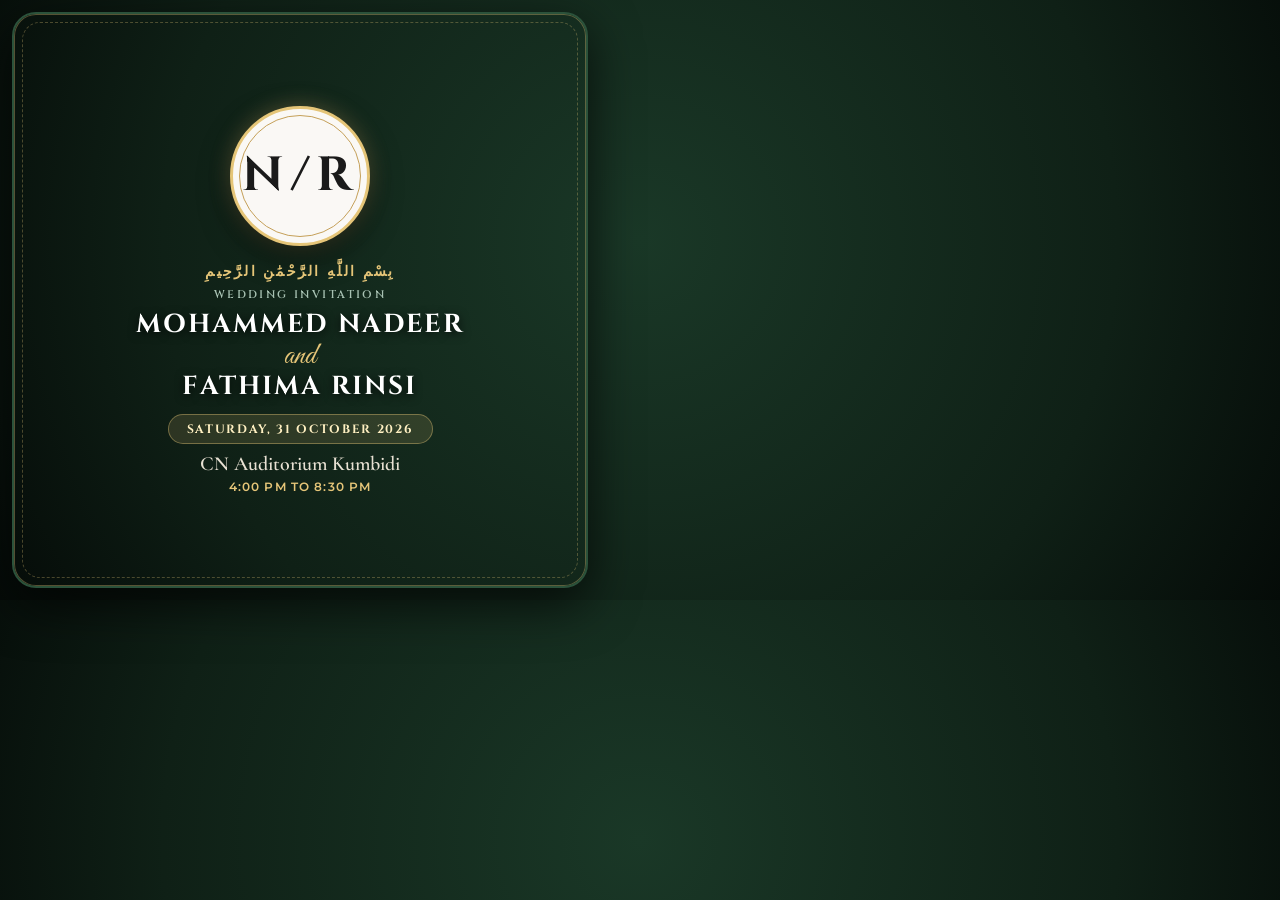
<file: backup_current/thumbnail_square.html>
<!DOCTYPE html>
<html lang="en">
<head>
  <meta charset="UTF-8">
  <title>WhatsApp Square Thumbnail - Mohammed Nadeer &amp; Fathima Rinsi</title>
  <link rel="preconnect" href="https://fonts.googleapis.com">
  <link rel="preconnect" href="https://fonts.gstatic.com" crossorigin>
  <link href="https://fonts.googleapis.com/css2?family=Cinzel:wght@600;700;800;900&family=Cormorant+Garamond:ital,wght@0,600;1,600&family=Great+Vibes&family=Montserrat:wght@500;600;700&display=swap" rel="stylesheet">
  <style>
    * { margin: 0; padding: 0; box-sizing: border-box; }
    body {
      width: 600px;
      height: 600px;
      overflow: hidden;
      background: radial-gradient(circle at 50% 40%, #1A3827 0%, #0F2016 65%, #050B08 100%);
      font-family: 'Cinzel', serif;
      color: #FAF7F2;
      display: flex;
      flex-direction: column;
      align-items: center;
      justify-content: center;
      padding: 28px;
      position: relative;
      text-align: center;
    }

    .card-border {
      position: absolute;
      inset: 12px;
      border: 2px solid #2B523B;
      border-radius: 24px;
      box-shadow: 0 16px 50px rgba(0, 0, 0, 0.7), inset 0 0 0 1px rgba(229, 197, 120, 0.35);
      pointer-events: none;
    }

    .card-border::before {
      content: '';
      position: absolute;
      inset: 8px;
      border: 1px dashed rgba(229, 197, 120, 0.3);
      border-radius: 18px;
    }

    /* Royal Double-Gold Monogram Emblem (No Photo) */
    .monogram-emblem {
      width: 140px;
      height: 140px;
      border-radius: 50%;
      border: 3px solid #E5C578;
      box-shadow: 0 10px 30px rgba(0, 0, 0, 0.6), 0 0 20px rgba(229, 197, 120, 0.35);
      margin-bottom: 16px;
      background: #FAF8F5;
      color: #1A1A1A;
      display: flex;
      align-items: center;
      justify-content: center;
      position: relative;
      z-index: 2;
    }

    .monogram-emblem::before {
      content: '';
      position: absolute;
      inset: 6px;
      border-radius: 50%;
      border: 1.5px solid #C5A059;
      pointer-events: none;
    }

    .monogram-text {
      font-size: 48px;
      font-weight: 700;
      letter-spacing: 0.12em;
      color: #1A1A1A;
    }

    .bismillah-text {
      font-size: 14px;
      font-weight: 700;
      letter-spacing: 0.16em;
      color: #E5C578;
      margin-bottom: 6px;
      z-index: 2;
    }

    .invite-lead {
      font-size: 11px;
      font-weight: 600;
      letter-spacing: 0.22em;
      color: #A8C2B3;
      text-transform: uppercase;
      margin-bottom: 8px;
      z-index: 2;
    }

    .couple-names-wrap {
      z-index: 2;
      margin-bottom: 12px;
    }

    .groom-text, .bride-text {
      font-size: 26px;
      font-weight: 700;
      color: #FFFFFF;
      letter-spacing: 0.08em;
      text-shadow: 0 2px 10px rgba(0, 0, 0, 0.8);
      line-height: 1.15;
    }

    .and-text {
      font-family: 'Great Vibes', cursive;
      font-size: 30px;
      color: #E5C578;
      line-height: 0.95;
      margin: 2px 0;
    }

    .date-pill {
      display: inline-block;
      padding: 6px 18px;
      background: rgba(229, 197, 120, 0.14);
      border: 1px solid rgba(229, 197, 120, 0.4);
      border-radius: 9999px;
      font-size: 12px;
      font-weight: 700;
      letter-spacing: 0.14em;
      color: #FFF0C2;
      text-transform: uppercase;
      margin-bottom: 8px;
      z-index: 2;
    }

    .venue-text {
      font-family: 'Cormorant Garamond', serif;
      font-size: 20px;
      font-weight: 600;
      color: #E8E1D3;
      z-index: 2;
    }

    .time-text {
      font-family: 'Montserrat', sans-serif;
      font-size: 11.5px;
      font-weight: 600;
      letter-spacing: 0.1em;
      color: #E5C578;
      margin-top: 4px;
      z-index: 2;
    }
  </style>
</head>
<body>
  <div class="card-border"></div>

  <!-- Royal N/R Monogram (No Photo) -->
  <div class="monogram-emblem">
    <div class="monogram-text">N/R</div>
  </div>

  <div class="bismillah-text">بِسْمِ اللَّهِ الرَّحْمَٰنِ الرَّحِيمِ</div>
  <div class="invite-lead">Wedding Invitation</div>

  <div class="couple-names-wrap">
    <div class="groom-text">MOHAMMED NADEER</div>
    <div class="and-text">and</div>
    <div class="bride-text">FATHIMA RINSI</div>
  </div>

  <div class="date-pill">Saturday, 31 October 2026</div>
  <div class="venue-text">CN Auditorium Kumbidi</div>
  <div class="time-text">4:00 PM TO 8:30 PM</div>
</body>
</html>
</file>
<file: backup_current/css/style.css>
/* ===================================================================
   WEDDING INVITATION - ROYAL ISLAMIC CELEBRATION & LUXURY GOLD
   Mohammed Nadeer & Fathima Rinsi — Saturday, October 31, 2026
   =================================================================== */

@import url('https://fonts.googleapis.com/css2?family=Alex+Brush&family=Cinzel:wght@400;600;700;900&family=Cormorant+Garamond:ital,wght@0,300;0,400;0,500;0,600;0,700;1,400;1,500;1,600;1,700&family=Great+Vibes&family=Montserrat:wght@200;300;400;500;600;700&family=Playfair+Display:ital,wght@0,400;0,600;0,700;1,400;1,600;1,700&family=Plus+Jakarta+Sans:wght@300;400;500;600;700&display=swap');

/* 1. Base Romantic Botanical & Champagne Gold Light Theme */
:root {
  --bg-primary: #FAF7F2;
  --bg-secondary: #F3ECE2;
  --bg-card: rgba(255, 255, 255, 0.96);
  --bg-card-glass: rgba(255, 255, 255, 0.88);
  --bg-card-elevated: #FFFFFF;

  /* Refined Typography Colors */
  --text-main: #1C2E24;
  --text-body: #243B2E;
  --text-muted: #4A6354;
  --text-light: #738C7D;
  --text-cream: #121E17;

  /* Signature Forest Green */
  --forest-primary: #1E3E2B;
  --forest-dark: #12281C;
  --forest-light: #326045;
  --forest-soft: rgba(30, 62, 43, 0.08);
  --forest-border: #264B36;

  /* Warm Royal Gold & Champagne */
  --gold-primary: #B88E3E;
  --gold-light: #F6ECCB;
  --gold-dark: #8F6E28;
  --gold-gradient: linear-gradient(135deg, #D4AF37 0%, #FFF3B0 40%, #C5A059 75%, #9A7432 100%);
  --gold-foil: linear-gradient(135deg, #ECC870 0%, #FFFBE6 30%, #D4AF37 60%, #9F7824 100%);
  --forest-text-gradient: linear-gradient(135deg, #1E3E2B 0%, #326045 50%, #12281C 100%);

  --shadow-sm: 0 4px 16px rgba(28, 46, 36, 0.05);
  --shadow-md: 0 10px 32px rgba(28, 46, 36, 0.08);
  --shadow-lg: 0 22px 55px rgba(28, 46, 36, 0.12);
  --shadow-gold: 0 8px 30px rgba(184, 142, 62, 0.25);
  --shadow-card: 0 16px 48px rgba(28, 46, 36, 0.08), inset 0 1px 0 rgba(255, 255, 255, 0.95);
  --border-card: 1px solid rgba(30, 62, 43, 0.14);
  --border-subtle: 1px solid rgba(30, 62, 43, 0.09);

  --font-script: 'Great Vibes', 'Alex Brush', cursive;
  --font-serif-luxury: 'Playfair Display', Georgia, serif;
  --font-serif-classic: 'Cormorant Garamond', Garamond, Georgia, serif;
  --font-royal: 'Cinzel', 'Times New Roman', serif;
  --font-sans: 'Montserrat', 'Plus Jakarta Sans', -apple-system, BlinkMacSystemFont, sans-serif;

  --radius-sm: 12px;
  --radius-md: 18px;
  --radius-lg: 26px;
  --radius-xl: 34px;
  --radius-full: 9999px;

  --transition-smooth: all 0.4s cubic-bezier(0.16, 1, 0.3, 1);
  --transition-bounce: all 0.5s cubic-bezier(0.34, 1.56, 0.64, 1);
}

/* 2. Velvet Emerald & Royal Gold Dark Theme */
html[data-theme="dark"],
body[data-theme="dark"] {
  --bg-primary: #0A140F;
  --bg-secondary: #112018;
  --bg-card: rgba(17, 32, 24, 0.95);
  --bg-card-glass: rgba(23, 42, 32, 0.85);
  --bg-card-elevated: #182E22;

  /* Warm Champagne Ivory & Gold Typography */
  --text-main: #F4EFE6;
  --text-body: #E8E1D3;
  --text-muted: #B8CCC0;
  --text-light: #83A38E;
  --text-cream: #FFF9EE;

  --forest-primary: #E5C578;
  --forest-dark: #FFF0C2;
  --forest-light: #F7E4B2;
  --forest-soft: rgba(229, 197, 120, 0.12);
  --forest-border: #4D8B68;

  --gold-primary: #E5C578;
  --gold-light: #FFF0C2;
  --gold-dark: #C49E4A;
  --gold-gradient: linear-gradient(135deg, #E5C578 0%, #FFF4D0 40%, #D4AF37 75%, #A8812E 100%);
  --gold-foil: linear-gradient(135deg, #FFF0C2 0%, #E5C578 50%, #D4AF37 100%);
  --forest-text-gradient: linear-gradient(135deg, #FFF0C2 0%, #E5C578 50%, #FFF0C2 100%);

  --shadow-sm: 0 4px 16px rgba(0, 0, 0, 0.5);
  --shadow-md: 0 10px 32px rgba(0, 0, 0, 0.65);
  --shadow-lg: 0 20px 60px rgba(0, 0, 0, 0.8);
  --shadow-gold: 0 8px 32px rgba(229, 197, 120, 0.25);
  --shadow-card: 0 16px 48px rgba(0, 0, 0, 0.75), inset 0 1px 0 rgba(229, 197, 120, 0.2);
  --border-card: 1px solid rgba(229, 197, 120, 0.25);
  --border-subtle: 1px solid rgba(229, 197, 120, 0.14);
}

/* Base Styles & Resets */
*, *::before, *::after {
  box-sizing: border-box;
  margin: 0;
  padding: 0;
}

html {
  font-size: 16px;
  scroll-behavior: smooth;
  -webkit-tap-highlight-color: transparent;
  background-color: var(--bg-primary);
}

body {
  font-family: var(--font-sans);
  color: var(--text-main);
  background-color: var(--bg-primary);
  background-image: 
    radial-gradient(ellipse at 15% 10%, rgba(30, 62, 43, 0.07) 0%, transparent 50%),
    radial-gradient(ellipse at 85% 30%, rgba(184, 142, 62, 0.09) 0%, transparent 50%),
    radial-gradient(ellipse at 50% 80%, rgba(184, 142, 62, 0.05) 0%, transparent 60%);
  background-attachment: fixed;
  line-height: 1.6;
  overflow-x: hidden;
  position: relative;
  min-height: 100vh;
  transition: background-color 0.4s ease, color 0.4s ease;
}

/* Canvases for Petals and Sparkles */
#petals-canvas,
#sparkle-trail-canvas {
  position: fixed;
  top: 0;
  left: 0;
  width: 100%;
  height: 100%;
  pointer-events: none;
  z-index: 10;
}

#sparkle-trail-canvas {
  z-index: 12;
}

/* Typography Helpers */
.gold-text {
  background: var(--gold-gradient);
  -webkit-background-clip: text;
  -webkit-text-fill-color: transparent;
  display: inline-block;
}

/* Wrapper Layout */
.main-wrapper {
  max-width: 720px;
  margin: 0 auto;
  padding: 20px 16px 110px;
  position: relative;
  z-index: 5;
}

/* Common Section Card Style */
.invitation-card-section {
  background: var(--bg-card);
  backdrop-filter: blur(16px);
  -webkit-backdrop-filter: blur(16px);
  border-radius: var(--radius-lg);
  border: var(--border-card);
  box-shadow: var(--shadow-card);
  padding: 42px 30px;
  margin-bottom: 34px;
  position: relative;
  text-align: center;
  overflow: hidden;
  transition: var(--transition-smooth);
}

.invitation-card-section:hover {
  box-shadow: var(--shadow-lg), var(--shadow-gold);
  transform: translateY(-2px);
}

/* Scroll Reveal Animations */
.reveal-on-scroll {
  opacity: 0;
  transform: translateY(28px);
  transition: opacity 0.8s cubic-bezier(0.16, 1, 0.3, 1), transform 0.8s cubic-bezier(0.16, 1, 0.3, 1);
  will-change: opacity, transform;
}

.reveal-on-scroll.is-revealed {
  opacity: 1;
  transform: translateY(0);
}

/* Section Header Badges */
.section-subtitle-tag {
  font-family: var(--font-royal);
  font-size: 0.74rem;
  font-weight: 600;
  letter-spacing: 0.28em;
  text-transform: uppercase;
  color: var(--gold-primary);
  margin-bottom: 8px;
}

.section-headline {
  font-family: var(--font-serif-luxury);
  font-size: 1.88rem;
  font-weight: 600;
  color: var(--forest-primary);
  letter-spacing: 0.02em;
  margin-bottom: 22px;
  line-height: 1.25;
}

/* Gold filigree divider */
.gold-divider {
  display: flex;
  align-items: center;
  justify-content: center;
  gap: 14px;
  margin: 22px auto;
  max-width: 240px;
  color: var(--gold-primary);
  opacity: 0.8;
}

.gold-divider::before,
.gold-divider::after {
  content: '';
  flex: 1;
  height: 1px;
  background: linear-gradient(to right, transparent, var(--gold-primary), transparent);
}

.gold-divider-icon {
  font-size: 0.95rem;
}

/* ===================================================================
   1. DIRECT CINEMATIC HERO ENTRANCE (GRAND FIRST IMPRESSION)
   =================================================================== */
.direct-hero-section {
  padding: 0;
  background: transparent;
  border: none;
  box-shadow: none;
  margin-bottom: 32px;
}

/* Auspicious Invocation Pill above Photo */
.hero-auspicious-header {
  text-align: center;
  margin-bottom: 14px;
  animation: fadeInDown 1s cubic-bezier(0.16, 1, 0.3, 1);
}

.hero-ganesha-badge {
  display: inline-flex;
  align-items: center;
  gap: 8px;
  padding: 6px 20px;
  background: var(--bg-card);
  border: 1px solid rgba(184, 142, 62, 0.35);
  border-radius: var(--radius-full);
  box-shadow: var(--shadow-sm);
}

.hero-ganesha-mini-svg {
  width: 18px;
  height: 18px;
  fill: var(--gold-primary);
}

.hero-ganesha-text {
  font-family: var(--font-royal);
  font-size: 0.8rem;
  font-weight: 700;
  letter-spacing: 0.2em;
  color: var(--gold-primary);
}

/* Cinematic Frame */
.hero-cinematic-frame {
  position: relative;
  border-radius: var(--radius-xl);
  overflow: hidden;
  border: 3px solid var(--forest-border);
  box-shadow: 
    0 24px 70px rgba(0, 0, 0, 0.35),
    0 0 0 1px rgba(229, 197, 120, 0.3),
    0 0 40px rgba(184, 142, 62, 0.22);
  background: var(--bg-card);
  animation: heroFrameReveal 1.2s cubic-bezier(0.16, 1, 0.3, 1);
}

@keyframes heroFrameReveal {
  0% { opacity: 0; transform: scale(0.95) translateY(20px); }
  100% { opacity: 1; transform: scale(1) translateY(0); }
}

@keyframes fadeInDown {
  0% { opacity: 0; transform: translateY(-15px); }
  100% { opacity: 1; transform: translateY(0); }
}

.hero-cinematic-img-wrap {
  position: relative;
  width: 100%;
  max-height: 600px;
  overflow: hidden;
}

.hero-cinematic-img {
  width: 100%;
  height: 100%;
  max-height: 600px;
  object-fit: cover;
  object-position: center 25%;
  display: block;
  transition: transform 1.2s cubic-bezier(0.16, 1, 0.3, 1);
  animation: gentleHeroZoom 8s infinite alternate ease-in-out;
}

@keyframes gentleHeroZoom {
  0% { transform: scale(1); }
  100% { transform: scale(1.04); }
}

.hero-cinematic-overlay {
  position: absolute;
  bottom: 0;
  left: 0;
  right: 0;
  height: 65%;
  background: linear-gradient(to top, rgba(8, 18, 12, 0.94) 0%, rgba(8, 18, 12, 0.5) 55%, transparent 100%);
  display: flex;
  flex-direction: column;
  justify-content: flex-end;
  align-items: center;
  padding: 34px 24px;
  color: #FFFFFF;
  text-align: center;
}

.hero-celebration-pill {
  display: inline-block;
  padding: 6px 18px;
  background: rgba(184, 142, 62, 0.3);
  border: 1px solid rgba(255, 243, 176, 0.4);
  border-radius: var(--radius-full);
  font-family: var(--font-royal);
  font-size: 0.74rem;
  letter-spacing: 0.24em;
  text-transform: uppercase;
  color: #FFF4D0;
  margin-bottom: 8px;
  backdrop-filter: blur(8px);
}

.hero-main-title {
  font-family: var(--font-script);
  font-size: clamp(3.2rem, 9vw, 4.4rem);
  color: #FFFFFF;
  line-height: 1.05;
  text-shadow: 0 2px 18px rgba(0, 0, 0, 0.8), 0 0 20px rgba(229, 197, 120, 0.3);
}

.hero-date-venue-pill {
  font-family: var(--font-royal);
  font-size: 0.84rem;
  letter-spacing: 0.18em;
  color: var(--gold-light);
  text-transform: uppercase;
  margin-top: 6px;
}

.hero-scroll-indicator {
  margin-top: 16px;
  display: inline-flex;
  align-items: center;
  gap: 6px;
  font-size: 0.8rem;
  font-weight: 500;
  color: rgba(255, 255, 255, 0.9);
  letter-spacing: 0.08em;
  animation: promptBounce 2s infinite ease-in-out;
}

@keyframes promptBounce {
  0%, 100% { transform: translateY(0); }
  50% { transform: translateY(5px); }
}

/* ===================================================================
   2. GROOM & BRIDE INTRO SECTION (MEET THE COUPLE)
   =================================================================== */
.couple-profiles-grid {
  display: grid;
  grid-template-columns: 1fr auto 1fr;
  align-items: stretch;
  gap: 18px;
  margin-top: 10px;
}

@media (max-width: 640px) {
  .couple-profiles-grid {
    grid-template-columns: 1fr;
    gap: 20px;
  }
}

.couple-profile-card {
  background: var(--bg-card);
  border: 1px solid var(--border-subtle);
  border-radius: var(--radius-md);
  padding: 28px 20px;
  text-align: center;
  position: relative;
  transition: var(--transition-smooth);
}

.couple-profile-card:hover {
  transform: translateY(-3px);
  border-color: var(--gold-primary);
  box-shadow: var(--shadow-md);
}

.couple-monogram-emblem {
  width: 54px;
  height: 54px;
  border-radius: 50%;
  background: var(--forest-soft);
  border: 1.5px solid var(--gold-primary);
  display: flex;
  align-items: center;
  justify-content: center;
  margin: 0 auto 12px;
  box-shadow: 0 4px 12px rgba(184, 142, 62, 0.2);
}

.couple-monogram-letter {
  font-family: var(--font-royal);
  font-weight: 700;
  font-size: 1.35rem;
  color: var(--forest-primary);
}

.profile-role-badge {
  font-family: var(--font-royal);
  font-size: 0.72rem;
  letter-spacing: 0.2em;
  text-transform: uppercase;
  color: var(--gold-primary);
  font-weight: 600;
}

.profile-name {
  font-family: var(--font-serif-luxury);
  font-size: 1.54rem;
  color: var(--forest-primary);
  margin: 4px 0 8px;
}

.profile-parents-info {
  font-size: 0.9rem;
  color: var(--text-body);
  line-height: 1.45;
}

.profile-card-line {
  width: 44px;
  height: 1px;
  background: var(--gold-primary);
  opacity: 0.45;
  margin: 14px auto;
}

.profile-invite-note {
  font-size: 0.84rem;
  font-style: italic;
  color: var(--text-muted);
}

.couple-heart-connector {
  display: flex;
  align-items: center;
  justify-content: center;
}

.heart-circle-badge {
  width: 42px;
  height: 42px;
  border-radius: 50%;
  background: var(--gold-foil);
  color: #1A2B20;
  display: flex;
  align-items: center;
  justify-content: center;
  font-size: 1rem;
  box-shadow: 0 4px 14px rgba(184, 142, 62, 0.4);
}

/* ===================================================================
   3. AUTHENTIC ROYAL WEDDING INVITATION LETTER CARD
   Mohammed Nadeer & Fathima Rinsi — October 31, 2026
   =================================================================== */
.letter-card-section {
  padding: 0;
  background: transparent;
  border: none;
  box-shadow: none;
  margin-bottom: 32px;
}

.invitation-letter-card {
  position: relative;
  background-color: #FAF8F5;
  background-image: 
    radial-gradient(ellipse at 50% 30%, rgba(255, 255, 255, 0.95) 0%, rgba(246, 241, 232, 0.7) 100%),
    repeating-linear-gradient(0deg, rgba(165, 131, 57, 0.015) 0, rgba(165, 131, 57, 0.015) 1px, transparent 1px, transparent 3px);
  border: 2px solid #A58339;
  border-radius: 4px;
  padding: clamp(38px, 6vw, 56px) clamp(22px, 5vw, 46px);
  box-shadow: 
    0 20px 60px rgba(0, 0, 0, 0.08),
    0 2px 12px rgba(165, 131, 57, 0.12);
  margin: 0 auto;
  max-width: 580px;
  text-align: center;
  transition: transform 0.4s ease, box-shadow 0.4s ease;
}

/* Inset Gold Border */
.invitation-letter-card::before {
  content: '';
  position: absolute;
  top: 10px;
  left: 10px;
  right: 10px;
  bottom: 10px;
  border: 1.5px solid #C5A059;
  border-radius: 2px;
  pointer-events: none;
}

/* Top Monogram */
.card-monogram-top {
  font-family: var(--font-royal);
  font-size: clamp(2.4rem, 7vw, 3.2rem);
  font-weight: 700;
  letter-spacing: 0.14em;
  color: #111111;
  line-height: 1;
  margin-bottom: 4px;
}

/* Together Line */
.card-together-line {
  font-family: var(--font-royal);
  font-size: clamp(0.78rem, 2.4vw, 0.92rem);
  font-weight: 600;
  letter-spacing: 0.22em;
  text-transform: uppercase;
  color: #1A1A1A;
  line-height: 1.6;
  margin: 14px 0 24px;
}

/* Names */
.card-groom-name,
.card-bride-name {
  font-family: var(--font-royal);
  font-size: clamp(1.45rem, 5vw, 2.05rem);
  font-weight: 700;
  letter-spacing: 0.1em;
  color: #111111;
  text-transform: uppercase;
  line-height: 1.2;
  margin: 0 0 4px;
}

/* Family Details */
.card-family-details {
  font-family: var(--font-royal);
  font-size: clamp(0.68rem, 2.1vw, 0.8rem);
  font-weight: 600;
  letter-spacing: 0.08em;
  line-height: 1.75;
  color: #222222;
  text-transform: uppercase;
  margin: 4px 0 14px;
}

/* Connecting Cursive Script 'and' */
.card-script-and {
  font-family: var(--font-script);
  font-size: clamp(2.4rem, 7vw, 3.4rem);
  color: #111111;
  line-height: 1;
  margin: 6px 0;
  font-style: italic;
}

/* Cursive 'In sha allah on' */
.card-script-inshaallah {
  font-family: var(--font-script);
  font-size: clamp(1.9rem, 5.5vw, 2.7rem);
  color: #111111;
  margin: 18px 0 14px;
  font-style: italic;
  line-height: 1.1;
}

/* Date Grid Layout */
.card-date-grid {
  display: flex;
  align-items: center;
  justify-content: center;
  gap: 16px;
  margin: 14px auto 16px;
  max-width: 440px;
}

.card-date-day-col,
.card-date-month-col {
  flex: 1;
  font-family: var(--font-royal);
  font-size: clamp(0.92rem, 2.8vw, 1.16rem);
  font-weight: 700;
  letter-spacing: 0.18em;
  text-transform: uppercase;
  color: #111111;
  text-align: center;
}

.card-date-vsep {
  width: 1.5px;
  height: 54px;
  background-color: #111111;
  opacity: 0.35;
}

.card-date-center-col {
  display: flex;
  flex-direction: column;
  align-items: center;
  justify-content: center;
  min-width: 68px;
}

.card-date-number {
  font-family: var(--font-royal);
  font-size: clamp(2.3rem, 7vw, 3rem);
  font-weight: 800;
  color: #111111;
  line-height: 1;
}

.card-date-year {
  font-family: var(--font-royal);
  font-size: clamp(0.92rem, 2.6vw, 1.15rem);
  font-weight: 700;
  letter-spacing: 0.16em;
  color: #111111;
  margin-top: 4px;
}

/* Hijri Date */
.card-hijri-date {
  font-family: var(--font-royal);
  font-size: clamp(0.72rem, 2.2vw, 0.82rem);
  font-weight: 600;
  letter-spacing: 0.12em;
  text-transform: uppercase;
  color: #222222;
  margin: 16px 0 22px;
}

/* Venue Block */
.card-venue-container {
  display: flex;
  flex-direction: column;
  align-items: center;
  justify-content: center;
  margin-top: 6px;
}

.card-venue-row {
  display: flex;
  align-items: center;
  justify-content: center;
  gap: 8px;
}

.card-pin-icon {
  width: 22px;
  height: 26px;
  fill: #111111;
  flex-shrink: 0;
}

.card-venue-name {
  font-family: var(--font-royal);
  font-size: clamp(0.96rem, 2.9vw, 1.2rem);
  font-weight: 700;
  letter-spacing: 0.14em;
  text-transform: uppercase;
  color: #111111;
}

.card-time-name {
  font-family: var(--font-royal);
  font-size: clamp(0.88rem, 2.7vw, 1.08rem);
  font-weight: 700;
  letter-spacing: 0.16em;
  text-transform: uppercase;
  color: #111111;
  margin-top: 6px;
}

/* Dark Mode Overrides for Invitation Letter Card */
html[data-theme="dark"] .invitation-letter-card,
body[data-theme="dark"] .invitation-letter-card {
  background-color: #0E1E15;
  background-image: 
    radial-gradient(ellipse at 50% 30%, rgba(20, 42, 30, 0.95) 0%, rgba(10, 22, 16, 0.95) 100%),
    repeating-linear-gradient(0deg, rgba(229, 197, 120, 0.02) 0, rgba(229, 197, 120, 0.02) 1px, transparent 1px, transparent 3px);
  border-color: #E5C578;
  box-shadow: 0 20px 60px rgba(0, 0, 0, 0.7), inset 0 0 0 1px rgba(229, 197, 120, 0.25);
}

html[data-theme="dark"] .invitation-letter-card::before,
body[data-theme="dark"] .invitation-letter-card::before {
  border-color: rgba(229, 197, 120, 0.55);
}

html[data-theme="dark"] .card-monogram-top,
html[data-theme="dark"] .card-together-line,
html[data-theme="dark"] .card-groom-name,
html[data-theme="dark"] .card-family-details,
html[data-theme="dark"] .card-script-and,
html[data-theme="dark"] .card-bride-name,
html[data-theme="dark"] .card-script-inshaallah,
html[data-theme="dark"] .card-date-day-col,
html[data-theme="dark"] .card-date-number,
html[data-theme="dark"] .card-date-year,
html[data-theme="dark"] .card-date-month-col,
html[data-theme="dark"] .card-hijri-date,
html[data-theme="dark"] .card-venue-name,
html[data-theme="dark"] .card-time-name {
  color: #FFF2D1;
}

html[data-theme="dark"] .card-date-vsep {
  background-color: #E5C578;
  opacity: 0.5;
}

html[data-theme="dark"] .card-pin-icon {
  fill: #E5C578;
}

.hero-contact-phones-row {
  display: flex;
  align-items: center;
  justify-content: center;
  gap: 12px;
  flex-wrap: wrap;
  margin-top: 14px;
}

.hero-phone-pill {
  display: inline-flex;
  align-items: center;
  gap: 8px;
  padding: 8px 18px;
  background: var(--bg-secondary);
  border: 1px solid rgba(30, 62, 43, 0.18);
  border-radius: var(--radius-full);
  font-family: var(--font-sans);
  font-size: 0.86rem;
  font-weight: 600;
  color: var(--forest-primary);
  text-decoration: none;
  transition: var(--transition-smooth);
}

.hero-phone-pill:hover {
  background: var(--forest-primary);
  color: #FFFFFF;
  transform: translateY(-2px);
  box-shadow: var(--shadow-sm);
}

/* ===================================================================
   4. COUNTDOWN & CALENDAR
   =================================================================== */
.countdown-grid {
  display: grid;
  grid-template-columns: repeat(4, 1fr);
  gap: 12px;
  max-width: 460px;
  margin: 26px auto 28px;
}

.countdown-card {
  background: var(--forest-soft);
  border: 1px solid rgba(30, 62, 43, 0.18);
  border-radius: var(--radius-md);
  padding: 16px 8px;
  text-align: center;
  box-shadow: inset 0 1px 0 rgba(255, 255, 255, 0.6);
}

.countdown-number {
  font-family: var(--font-royal);
  font-size: 2rem;
  font-weight: 700;
  color: var(--forest-primary);
  line-height: 1.1;
}

.countdown-unit {
  font-family: var(--font-sans);
  font-size: 0.7rem;
  font-weight: 600;
  letter-spacing: 0.12em;
  text-transform: uppercase;
  color: var(--gold-primary);
  margin-top: 4px;
}

.calendar-actions {
  display: flex;
  align-items: center;
  justify-content: center;
  gap: 12px;
  flex-wrap: wrap;
}

/* Luxury Buttons */
.btn-luxury {
  display: inline-flex;
  align-items: center;
  justify-content: center;
  gap: 8px;
  padding: 13px 26px;
  border-radius: var(--radius-full);
  font-family: var(--font-sans);
  font-size: 0.88rem;
  font-weight: 600;
  letter-spacing: 0.04em;
  cursor: pointer;
  text-decoration: none;
  transition: var(--transition-smooth);
  border: none;
}

.btn-forest {
  background: var(--forest-primary);
  color: #FFFFFF;
  box-shadow: 0 4px 18px rgba(30, 62, 43, 0.28);
}

.btn-forest:hover {
  background: var(--forest-dark);
  transform: translateY(-2px);
  box-shadow: 0 8px 26px rgba(30, 62, 43, 0.38);
}

.btn-outline-forest {
  background: transparent;
  color: var(--forest-primary);
  border: 1.5px solid var(--forest-primary);
}

.btn-outline-forest:hover {
  background: var(--forest-soft);
  transform: translateY(-2px);
}

/* ===================================================================
   5. CEREMONY & FEAST TIMELINE
   =================================================================== */
.ceremony-timeline {
  display: grid;
  grid-template-columns: 1fr 1fr;
  gap: 22px;
  text-align: left;
  margin-top: 26px;
}

@media (max-width: 640px) {
  .ceremony-timeline {
    grid-template-columns: 1fr;
  }
}

.ceremony-event-card {
  background: var(--bg-card);
  border: 1px solid var(--border-subtle);
  border-radius: var(--radius-md);
  padding: 28px 24px;
  display: flex;
  flex-direction: column;
  justify-content: space-between;
  transition: var(--transition-smooth);
}

.ceremony-event-card:hover {
  border-color: var(--gold-primary);
  transform: translateY(-3px);
  box-shadow: var(--shadow-md);
}

.ceremony-icon-crest {
  width: 48px;
  height: 48px;
  margin-bottom: 14px;
}

.ceremony-step-num {
  font-family: var(--font-royal);
  font-size: 0.7rem;
  letter-spacing: 0.24em;
  text-transform: uppercase;
  color: var(--gold-primary);
  font-weight: 700;
}

.ceremony-main-title {
  font-family: var(--font-serif-luxury);
  font-size: 1.32rem;
  color: var(--forest-primary);
  margin: 4px 0 2px;
}

.ceremony-subtitle {
  font-size: 0.84rem;
  color: var(--text-muted);
}

.ceremony-time-pill {
  display: inline-flex;
  align-items: center;
  gap: 6px;
  margin: 12px 0;
  padding: 6px 14px;
  background: var(--forest-soft);
  border-radius: var(--radius-full);
  font-size: 0.84rem;
  font-weight: 700;
  color: var(--forest-primary);
}

.ceremony-quote {
  font-family: var(--font-serif-classic);
  font-style: italic;
  font-size: 0.98rem;
  color: var(--gold-primary);
  margin-bottom: 8px;
}

.ceremony-desc-text {
  font-size: 0.86rem;
  color: var(--text-muted);
  line-height: 1.5;
  margin-bottom: 16px;
}

.ceremony-rituals-list {
  display: flex;
  flex-wrap: wrap;
  gap: 6px;
  margin-bottom: 20px;
}

.ritual-pill {
  font-size: 0.74rem;
  background: var(--bg-secondary);
  padding: 4px 10px;
  border-radius: 6px;
  color: var(--text-muted);
}

/* ===================================================================
   6. VENUE & 1-TOUCH NAVIGATION
   =================================================================== */
.venue-card-inner {
  padding: 10px 0 0;
}

.venue-qr-section-wrap {
  display: flex;
  align-items: center;
  justify-content: center;
  gap: 26px;
  margin: 24px 0;
  flex-wrap: wrap;
}

.venue-qr-box {
  width: 150px;
  height: 150px;
  padding: 10px;
  background: #FAF7F2;
  border: 2px solid var(--forest-border);
  border-radius: var(--radius-md);
  box-shadow: var(--shadow-sm);
  display: flex;
  align-items: center;
  justify-content: center;
  transition: transform 0.3s ease;
}

.venue-qr-box:hover {
  transform: scale(1.04);
}

.venue-qr-img {
  width: 100%;
  height: 100%;
  object-fit: contain;
  display: block;
}

.venue-qr-text-block {
  text-align: left;
  max-width: 260px;
}

.venue-qr-label {
  font-family: var(--font-royal);
  font-size: 0.8rem;
  font-weight: 700;
  letter-spacing: 0.16em;
  color: var(--forest-primary);
}

.venue-qr-subtext {
  font-size: 0.84rem;
  color: var(--text-muted);
  margin-top: 6px;
  line-height: 1.45;
}

.venue-name {
  font-family: var(--font-serif-luxury);
  font-size: 1.48rem;
  color: var(--forest-primary);
  margin-bottom: 6px;
}

.venue-address {
  font-size: 0.94rem;
  color: var(--text-muted);
  max-width: 500px;
  margin: 0 auto 22px;
  line-height: 1.5;
}

.venue-action-buttons {
  display: flex;
  align-items: center;
  justify-content: center;
  gap: 12px;
  flex-wrap: wrap;
}

/* ===================================================================
   7. BLESSINGS & DIRECT CONTACT
   =================================================================== */
.blessings-actions-grid {
  display: grid;
  grid-template-columns: 1fr 1fr;
  gap: 16px;
  margin-top: 20px;
}

@media (max-width: 560px) {
  .blessings-actions-grid {
    grid-template-columns: 1fr;
  }
}

.blessing-contact-card {
  background: var(--bg-card);
  border: 1px solid var(--border-subtle);
  border-radius: var(--radius-md);
  padding: 18px 16px;
  text-align: center;
  transition: var(--transition-smooth);
}

.blessing-contact-card:hover {
  border-color: var(--gold-primary);
  transform: translateY(-2px);
  box-shadow: var(--shadow-sm);
}

.blessing-person-name {
  font-family: var(--font-serif-luxury);
  font-size: 1.08rem;
  color: var(--forest-primary);
  font-weight: 600;
}

.blessing-person-role {
  font-size: 0.78rem;
  color: var(--text-muted);
  margin-bottom: 12px;
}

.blessing-btn-row {
  display: flex;
  align-items: center;
  justify-content: center;
  gap: 8px;
}

.blessing-action-btn {
  display: inline-flex;
  align-items: center;
  gap: 5px;
  padding: 6px 14px;
  border-radius: var(--radius-full);
  font-size: 0.8rem;
  font-weight: 600;
  text-decoration: none;
  transition: var(--transition-smooth);
}

.blessing-btn-call {
  background: var(--forest-soft);
  color: var(--forest-primary);
  border: 1px solid rgba(30, 62, 43, 0.2);
}

.blessing-btn-call:hover {
  background: var(--forest-primary);
  color: #FFFFFF;
}

.blessing-btn-whatsapp {
  background: rgba(37, 211, 102, 0.12);
  color: #128C7E;
  border: 1px solid rgba(37, 211, 102, 0.3);
}

.blessing-btn-whatsapp:hover {
  background: #25D366;
  color: #FFFFFF;
}

/* ===================================================================
   8. FOOTER
   =================================================================== */
.invitation-footer {
  text-align: center;
  padding: 34px 10px 24px;
  color: var(--text-muted);
}

.footer-compliments {
  font-family: var(--font-serif-classic);
  font-size: 1.12rem;
  margin-bottom: 6px;
}

.footer-hashtag {
  font-family: var(--font-royal);
  font-size: 0.82rem;
  letter-spacing: 0.18em;
  color: var(--gold-primary);
  margin-bottom: 18px;
}

.footer-signature {
  font-size: 0.82rem;
  opacity: 0.8;
}

.footer-signature a {
  color: var(--forest-primary);
  text-decoration: none;
  font-weight: 600;
}

/* ===================================================================
   9. FLOATING ACTION CONTROLS
   =================================================================== */
.floating-controls-bar {
  position: fixed;
  bottom: 24px;
  right: 24px;
  display: flex;
  flex-direction: column;
  gap: 11px;
  z-index: 100;
}

.floating-btn {
  width: 48px;
  height: 48px;
  border-radius: 50%;
  background: var(--bg-card);
  border: 1px solid var(--border-card);
  box-shadow: 0 4px 18px rgba(0, 0, 0, 0.15);
  display: flex;
  align-items: center;
  justify-content: center;
  cursor: pointer;
  font-size: 1.2rem;
  color: var(--text-main);
  transition: var(--transition-bounce);
  backdrop-filter: blur(12px);
}

.floating-btn:hover {
  transform: scale(1.12);
  background: var(--forest-primary);
  color: #FFFFFF;
}

.floating-btn svg {
  width: 21px;
  height: 21px;
  fill: currentColor;
}

#scroll-top-btn {
  opacity: 0;
  pointer-events: none;
  transform: translateY(10px);
}

#scroll-top-btn.visible {
  opacity: 1;
  pointer-events: auto;
  transform: translateY(0);
}

/* Toast Notice */
.toast-notice {
  position: fixed;
  bottom: 86px;
  left: 50%;
  transform: translateX(-50%) translateY(20px);
  background: var(--forest-primary);
  color: #FFFFFF;
  padding: 11px 24px;
  border-radius: var(--radius-full);
  font-size: 0.88rem;
  font-weight: 600;
  box-shadow: 0 8px 28px rgba(0, 0, 0, 0.28);
  opacity: 0;
  pointer-events: none;
  transition: var(--transition-smooth);
  z-index: 1000;
}

.toast-notice.show {
  opacity: 1;
  transform: translateX(-50%) translateY(0);
}
</file>
<file: backup_current/css/envelope.css>
/* ===================================================================
   SACRED GOLDEN THREAD (UNTIE THE KNOT) OPENING EXPERIENCE
   Mohammed Nadeer & Fathima Rinsi — Saturday, October 31, 2026
   =================================================================== */

/* Prevent page scrolling while overlay is active */
body:not(.envelope-opened) {
  overflow: hidden !important;
  height: 100vh !important;
  height: 100dvh !important;
  touch-action: none;
  -webkit-overflow-scrolling: auto;
}

#envelope-overlay {
  position: fixed;
  inset: 0;
  width: 100vw;
  height: 100vh;
  height: 100dvh;
  background: radial-gradient(circle at 50% 45%, #152C1F 0%, #0C1A12 55%, #050B08 100%);
  z-index: 9999;
  display: flex;
  flex-direction: column;
  align-items: center;
  justify-content: center;
  padding: 16px;
  box-sizing: border-box;
  overflow: hidden;
  perspective: 1200px;
  transition: opacity 0.85s cubic-bezier(0.16, 1, 0.3, 1), visibility 0.85s cubic-bezier(0.16, 1, 0.3, 1);
}

#envelope-overlay.opened {
  opacity: 0;
  visibility: hidden;
  pointer-events: none;
  display: none !important;
}

/* Ambient Radial Glow */
.thread-ambient-glow {
  position: absolute;
  top: 50%;
  left: 50%;
  transform: translate(-50%, -50%);
  width: min(680px, 95vw);
  height: min(680px, 95vw);
  background: radial-gradient(circle, rgba(229, 197, 120, 0.28) 0%, rgba(30, 62, 43, 0.3) 45%, transparent 72%);
  border-radius: 50%;
  pointer-events: none;
  animation: threadGlowPulse 4.5s infinite alternate ease-in-out;
}

@keyframes threadGlowPulse {
  0% { transform: translate(-50%, -50%) scale(0.92); opacity: 0.6; }
  100% { transform: translate(-50%, -50%) scale(1.15); opacity: 1; }
}

/* ─────────────────────────────────────────────────────────────
   SACRED WEDDING FOLIO CARD CONTAINER
   ───────────────────────────────────────────────────────────── */
.thread-folio-card {
  position: relative;
  width: min(390px, 90vw);
  background: #FAF7F2;
  border-radius: 22px;
  padding: clamp(26px, 4vh, 36px) clamp(20px, 5vw, 28px) clamp(24px, 3.8vh, 32px);
  text-align: center;
  box-shadow: 
    0 26px 70px rgba(0, 0, 0, 0.75),
    0 0 0 1px rgba(184, 142, 62, 0.35),
    0 0 45px rgba(229, 197, 120, 0.22);
  border: 2.5px solid #2A4D38;
  cursor: pointer;
  z-index: 10;
  user-select: none;
  -webkit-user-select: none;
  animation: folioGentleFloat 5s infinite ease-in-out alternate;
  transform-style: preserve-3d;
  transition: transform 0.4s ease-out, box-shadow 0.4s ease;
}

@keyframes folioGentleFloat {
  0% { transform: translateY(0px) rotate(0deg); }
  50% { transform: translateY(-6px) rotate(0.4deg); }
  100% { transform: translateY(3px) rotate(-0.4deg); }
}

/* Gold Inset Frame */
.thread-folio-card::before {
  content: '';
  position: absolute;
  top: 7px;
  left: 7px;
  right: 7px;
  bottom: 7px;
  border: 1px solid rgba(184, 142, 62, 0.45);
  border-radius: 15px;
  pointer-events: none;
}

/* Corner Botanical Filigree */
.thread-corner {
  position: absolute;
  width: clamp(40px, 8vw, 55px);
  height: clamp(40px, 8vw, 55px);
  pointer-events: none;
  opacity: 0.85;
}

.thread-corner-tl {
  top: 10px;
  left: 10px;
}

.thread-corner-br {
  bottom: 10px;
  right: 10px;
  transform: rotate(180deg);
}

/* Card Header (Royal Monogram & Invocation) */
.thread-card-header {
  position: relative;
  z-index: 2;
  margin-bottom: 8px;
}

.thread-monogram-wrap {
  margin: 0 auto 4px;
}

.thread-monogram-text {
  font-family: var(--font-royal);
  font-size: clamp(2.2rem, 7vw, 2.9rem);
  font-weight: 700;
  letter-spacing: 0.16em;
  color: #8F6E28;
  line-height: 1;
  text-shadow: 0 1px 4px rgba(143, 110, 40, 0.25);
}

.thread-bismillah {
  font-size: clamp(1rem, 3.2vw, 1.25rem);
  font-weight: 600;
  letter-spacing: 0.08em;
  color: #8F6E28;
  margin: 4px 0 2px;
}

.thread-invitation-sub {
  font-family: var(--font-royal);
  font-size: clamp(0.66rem, 2.4vw, 0.72rem);
  font-weight: 600;
  letter-spacing: 0.24em;
  text-transform: uppercase;
  color: #1E3E2B;
}

/* Couple Typography */
.thread-couple-wrap {
  position: relative;
  z-index: 2;
  margin: 8px 0 14px;
}

.thread-invite-line {
  font-family: var(--font-serif-classic);
  font-size: clamp(0.92rem, 3.4vw, 1.05rem);
  font-style: italic;
  color: #4A6354;
  margin-bottom: 2px;
}

.thread-couple-names {
  font-family: var(--font-royal);
  font-size: clamp(1.35rem, 4.5vw, 1.8rem);
  font-weight: 700;
  letter-spacing: 0.08em;
  color: #1E3E2B;
  line-height: 1.2;
  margin: 4px 0;
  text-transform: uppercase;
}

.thread-couple-and {
  font-family: var(--font-script);
  font-size: clamp(1.8rem, 5vw, 2.4rem);
  color: #8F6E28;
  display: block;
  line-height: 0.9;
  margin: 1px 0;
  font-style: italic;
  text-transform: none;
}

.thread-date-line {
  font-family: var(--font-royal);
  font-size: clamp(0.68rem, 2.5vw, 0.76rem);
  font-weight: 700;
  letter-spacing: 0.18em;
  color: #8F6E28;
  text-transform: uppercase;
  margin-top: 6px;
}

/* ─────────────────────────────────────────────────────────────
   THE SACRED GOLDEN THREAD & KNOT WRAP (Interactive)
   ───────────────────────────────────────────────────────────── */
.sacred-thread-band {
  position: relative;
  width: calc(100% + clamp(40px, 10vw, 56px));
  margin-left: calc(-1 * clamp(20px, 5vw, 28px));
  height: 38px;
  margin-top: 14px;
  margin-bottom: 26px;
  display: flex;
  align-items: center;
  justify-content: center;
  z-index: 5;
}

/* Horizontal Woven Silk Cord */
.sacred-thread-line {
  position: absolute;
  top: 50%;
  left: 0;
  right: 0;
  height: 6px;
  transform: translateY(-50%);
  background: repeating-linear-gradient(90deg, #D4AF37 0px, #FFF8D6 4px, #C5A059 8px, #8F6E28 12px);
  border-radius: 4px;
  box-shadow: 0 3px 8px rgba(0, 0, 0, 0.35);
  transition: transform 0.6s ease, opacity 0.5s ease;
}

/* Central Sacred Knot with Bow Loops & Dangling Tassels */
.sacred-knot-wrap {
  position: absolute;
  top: 50%;
  left: 50%;
  transform: translate(-50%, -50%);
  width: 90px;
  height: 90px;
  display: flex;
  align-items: center;
  justify-content: center;
  cursor: pointer;
  z-index: 8;
  animation: knotBreathPulse 2.6s infinite ease-in-out;
  transition: transform 0.3s cubic-bezier(0.34, 1.56, 0.64, 1);
}

@keyframes knotBreathPulse {
  0%, 100% { transform: translate(-50%, -50%) scale(1); }
  50% { transform: translate(-50%, -50%) scale(1.08); }
}

.thread-folio-card:hover .sacred-knot-wrap {
  transform: translate(-50%, -50%) scale(1.14);
}

.sacred-knot-svg {
  width: 100%;
  height: 100%;
  display: block;
  filter: drop-shadow(0 4px 12px rgba(184, 142, 62, 0.5));
}

/* Pulsing Radiant Halo behind Knot */
.sacred-knot-halo {
  position: absolute;
  inset: -6px;
  border-radius: 50%;
  border: 1.5px dashed rgba(229, 197, 120, 0.6);
  animation: knotHaloRotate 6s infinite linear;
  pointer-events: none;
}

@keyframes knotHaloRotate {
  0% { transform: rotate(0deg) scale(0.95); opacity: 0.5; }
  50% { transform: rotate(180deg) scale(1.1); opacity: 0.9; }
  100% { transform: rotate(360deg) scale(0.95); opacity: 0.5; }
}

/* ─────────────────────────────────────────────────────────────
   TAP TO UNTIE ACTION BUTTON
   ───────────────────────────────────────────────────────────── */
.thread-action-wrap {
  position: relative;
  z-index: 6;
  margin-top: 6px;
  display: flex;
  flex-direction: column;
  align-items: center;
  gap: 8px;
}

.thread-untie-btn {
  background: var(--gold-gradient);
  color: #122419;
  border: none;
  padding: 12px 28px;
  border-radius: var(--radius-full);
  font-family: var(--font-sans);
  font-size: clamp(0.82rem, 3.2vw, 0.9rem);
  font-weight: 700;
  letter-spacing: 0.05em;
  cursor: pointer;
  box-shadow: 0 8px 24px rgba(229, 197, 120, 0.45);
  display: inline-flex;
  align-items: center;
  gap: 8px;
  transition: var(--transition-smooth);
  animation: untieBtnGlow 2.2s infinite ease-in-out;
}

@keyframes untieBtnGlow {
  0%, 100% { transform: translateY(0); box-shadow: 0 6px 20px rgba(229, 197, 120, 0.35); }
  50% { transform: translateY(-3px); box-shadow: 0 12px 28px rgba(229, 197, 120, 0.65); }
}

.thread-untie-btn:hover {
  transform: translateY(-4px) scale(1.04);
  box-shadow: 0 14px 34px rgba(229, 197, 120, 0.7);
}

.thread-hint-text {
  font-family: var(--font-royal);
  font-size: 0.68rem;
  letter-spacing: 0.2em;
  text-transform: uppercase;
  color: #8F6E28;
  opacity: 0.9;
}

/* ─────────────────────────────────────────────────────────────
   UNTYING ANIMATION CHOREOGRAPHY ON TAP
   ───────────────────────────────────────────────────────────── */
/* Stage 1: The knot loops unravel and expand */
#envelope-overlay.opening .sacred-knot-wrap {
  animation: knotUnravel 0.75s forwards cubic-bezier(0.16, 1, 0.3, 1) !important;
}

@keyframes knotUnravel {
  0% { transform: translate(-50%, -50%) scale(1); opacity: 1; }
  40% { transform: translate(-50%, -50%) scale(1.35) rotate(15deg); opacity: 0.9; filter: brightness(1.8); }
  100% { transform: translate(-50%, -50%) scale(2.2) rotate(45deg); opacity: 0; filter: blur(6px); }
}

/* Stage 2: The threads glide away to left and right */
#envelope-overlay.opening .sacred-thread-line {
  transform: translateY(-50%) scaleX(1.6);
  opacity: 0;
  transition: transform 0.65s ease, opacity 0.55s ease;
}

/* Stage 3: The Folio Card Unfolds and Dissolves */
#envelope-overlay.opening .thread-folio-card {
  animation: folioUnfoldZoom 0.95s forwards cubic-bezier(0.16, 1, 0.3, 1) !important;
}

@keyframes folioUnfoldZoom {
  0% {
    transform: scale(1);
    opacity: 1;
  }
  35% {
    transform: scale(1.06) translateY(-8px);
    opacity: 1;
    filter: brightness(1.25);
  }
  100% {
    transform: scale(1.18) translateY(-30px);
    opacity: 0;
    filter: blur(10px);
  }
}

/* Mobile Optimizations */
@media (max-width: 480px) {
  .thread-folio-card {
    padding: 22px 18px 20px;
    border-radius: 18px;
  }
  .thread-couple-names {
    font-size: 2.6rem;
  }
  .sacred-knot-wrap {
    width: 78px;
    height: 78px;
  }
  .sacred-thread-band {
    margin-bottom: 20px;
  }
  .thread-untie-btn {
    padding: 10px 22px;
    font-size: 0.82rem;
  }
}
</file>
